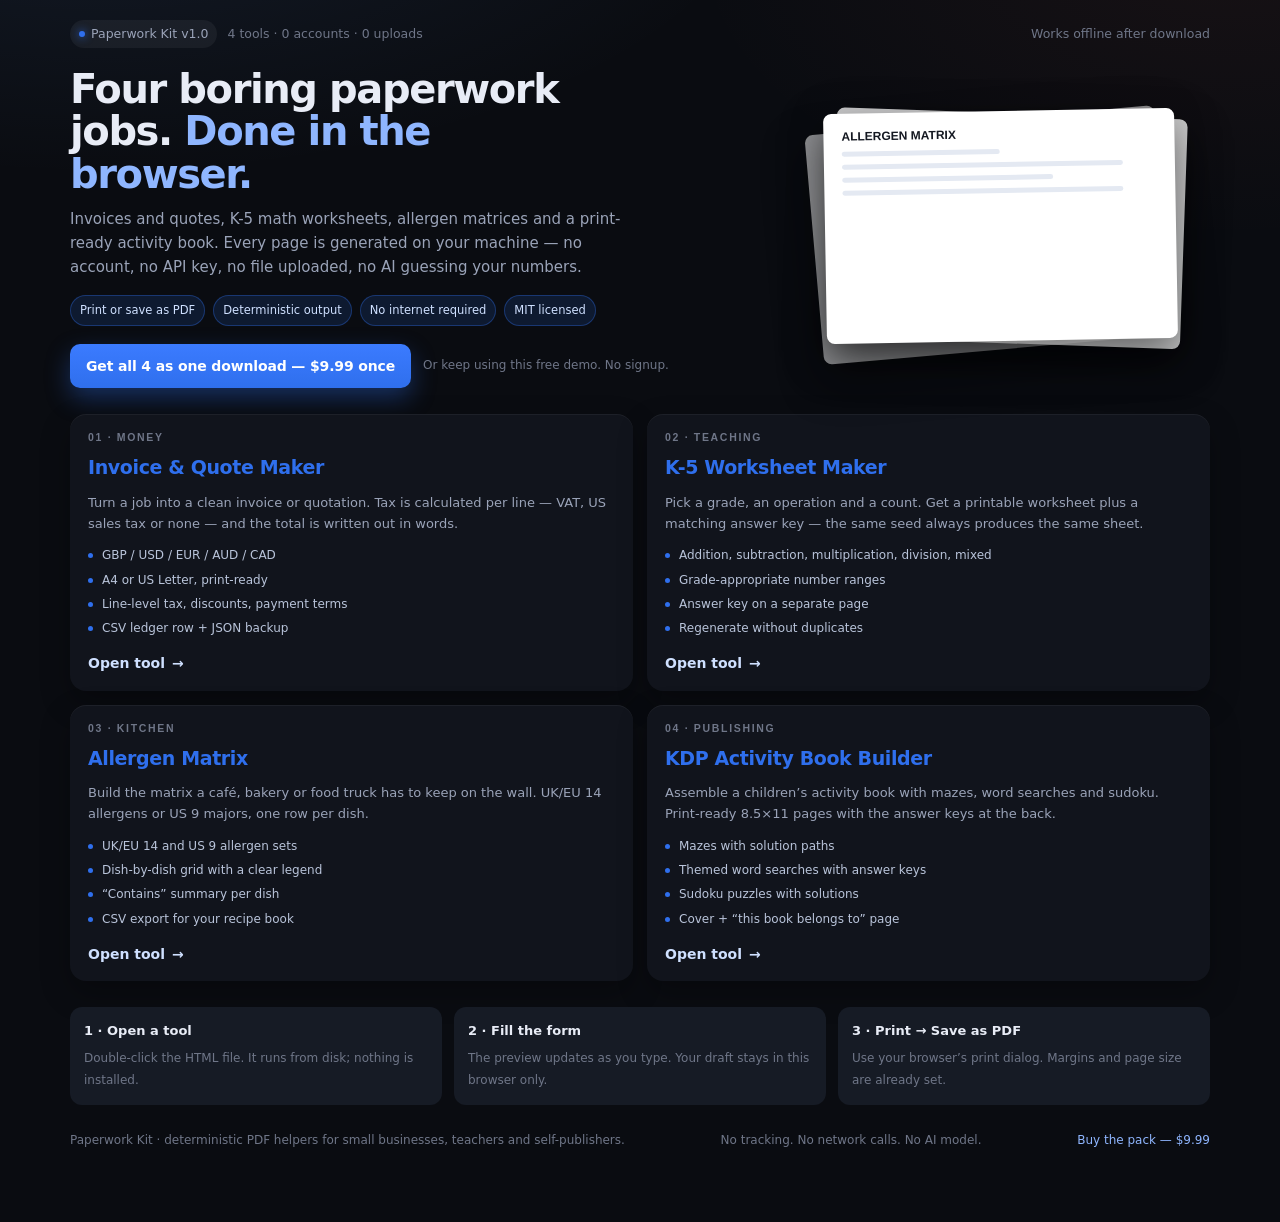
<file: index.html>
<!doctype html>
<html lang="en">
<head>
<meta charset="utf-8">
<meta name="viewport" content="width=device-width,initial-scale=1">
<title>Paperwork Kit — 4 offline PDF tools for small business</title>
<meta name="description" content="Invoice and quote maker, K-5 math worksheets, allergen matrix and a KDP activity book generator. Four print-ready PDF tools that run in your browser. No account, no API key, no upload.">
<meta property="og:type" content="website">
<meta property="og:title" content="Paperwork Kit — 4 print-ready PDF tools, $9.99 once">
<meta property="og:description" content="Invoice with per-line VAT, K-5 worksheets with answer keys, an allergen matrix and a puzzle-book builder. Runs offline in your browser.">
<meta property="og:image" content="https://8-321.github.io/paperwork-kit/og.png">
<meta property="og:url" content="https://8-321.github.io/paperwork-kit/">
<meta name="twitter:card" content="summary_large_image">
<meta name="twitter:title" content="Paperwork Kit — 4 print-ready PDF tools, $9.99 once">
<meta name="twitter:description" content="Invoice with per-line VAT, K-5 worksheets, allergen matrix, puzzle book. Offline, no account.">
<meta name="twitter:image" content="https://8-321.github.io/paperwork-kit/og.png">
<link rel="icon" href="data:image/svg+xml,%3Csvg xmlns='http://www.w3.org/2000/svg' viewBox='0 0 64 64'%3E%3Crect width='64' height='64' rx='15' fill='%23121624'/%3E%3Cpath d='M18 14h20l8 8v28H18z' fill='%23fff'/%3E%3Cpath d='M38 14v8h8' fill='%232f6fed'/%3E%3Cpath d='M24 30h16M24 36h16M24 42h10' stroke='%232f6fed' stroke-width='2.4' stroke-linecap='round'/%3E%3C/svg%3E">
<link rel="stylesheet" href="assets/base.css">
<link rel="stylesheet" href="assets/kit.css">
<style>
:root{--a:#2f6fed}
.hero{display:grid;grid-template-columns:minmax(0,1.25fr) minmax(0,.75fr);gap:22px;align-items:center;margin:18px 0 26px}
.hero h1{font-size:40px;line-height:1.06;letter-spacing:-.035em;max-width:19ch}
.hero h1 em{font-style:normal;color:#8fb6ff}
.hero p{color:var(--tx2);font-size:15px;max-width:60ch;margin-top:12px}
.badges{display:flex;flex-wrap:wrap;gap:8px;margin-top:16px}
.badges span{font-size:11.5px;color:#cfe0ff;background:rgba(47,111,237,.14);border:1px solid rgba(47,111,237,.35);padding:5px 9px;border-radius:999px}
.paperstack{position:relative;height:270px}
.paperstack .p{position:absolute;inset:18px 34px auto 34px;height:230px;background:#fff;border-radius:8px;box-shadow:0 16px 40px rgba(0,0,0,.5)}
.paperstack .p:nth-child(1){transform:rotate(-5deg) translate(-12px,8px);opacity:.55}
.paperstack .p:nth-child(2){transform:rotate(2deg) translate(8px,2px);opacity:.78}
.paperstack .p:nth-child(3){transform:rotate(-1deg)}
.paperstack .p b{display:block;font:700 12px/1.2 Inter,sans-serif;color:#141821;padding:16px 18px 0}
.paperstack .p i{display:block;height:5px;border-radius:3px;background:#e4e9f2;margin:8px 18px 0}
.paperstack .p i.w60{width:60%}.paperstack .p i.w80{width:80%}.paperstack .p i.w45{width:45%}
.tools{display:grid;grid-template-columns:1fr 1fr;gap:14px;margin-top:8px}
@media(max-width:900px){.hero{grid-template-columns:1fr}.paperstack{display:none}.tools{grid-template-columns:1fr}}
.tool{display:flex;flex-direction:column;gap:10px;background:var(--panel);border-radius:16px;padding:18px 18px 16px;box-shadow:inset 0 1px 0 rgba(255,255,255,.05),0 12px 30px rgba(0,0,0,.28)}
.tool .n{font:600 10.5px/1 Inter,sans-serif;letter-spacing:.16em;color:var(--tx3)}
.tool h3{font-size:19px;letter-spacing:-.02em;margin:0}
.tool p{color:var(--tx2);font-size:13px;margin:0}
.tool ul{list-style:none;display:flex;flex-direction:column;gap:5px;margin:2px 0 4px}
.tool li{font-size:12px;color:#b9c4da;padding-left:14px;position:relative}
.tool li:before{content:"";position:absolute;left:0;top:7px;width:5px;height:5px;border-radius:50%;background:#2f6fed}
.tool .go{margin-top:auto;display:inline-flex;align-items:center;gap:7px;font-weight:600;color:#cfe0ff}
.tool .go span{transition:transform .15s}
.tool:hover .go span{transform:translateX(3px)}
.steps{display:grid;grid-template-columns:repeat(3,1fr);gap:12px;margin-top:26px}
@media(max-width:760px){.steps{grid-template-columns:1fr}}
.step{background:var(--panel2);border-radius:12px;padding:14px}
.step b{display:block;font-size:13px;margin-bottom:4px}
.step span{font-size:12px;color:var(--tx3)}
.buyrow{display:flex;flex-wrap:wrap;align-items:center;gap:12px;margin-top:18px}
.buyrow .buy{display:inline-flex;align-items:center;gap:8px;background:linear-gradient(180deg,#3b7bff,#2f6fed);color:#fff;font-weight:650;font-size:14px;padding:11px 16px;border-radius:10px;box-shadow:0 10px 24px rgba(47,111,237,.35)}
.buyrow .buy:hover{filter:brightness(1.07)}
.buyrow span{font-size:12px;color:var(--tx3)}
footer .sp{flex:1}
</style>
</head>
<body>
<div class="wrap">
  <div class="top">
    <span class="tag"><i></i>Paperwork Kit v1.0</span>
    <span>4 tools · 0 accounts · 0 uploads</span>
    <span class="sp"></span>
    <span>Works offline after download</span>
  </div>

  <section class="hero">
    <div>
      <h1>Four boring paperwork jobs. <em>Done in the browser.</em></h1>
      <p>Invoices and quotes, K-5 math worksheets, allergen matrices and a print-ready activity book. Every page is generated on your machine — no account, no API key, no file uploaded, no AI guessing your numbers.</p>
      <div class="badges"><span>Print or save as PDF</span><span>Deterministic output</span><span>No internet required</span><span>MIT licensed</span></div>
      <div class="buyrow">
        <a class="buy" href="https://capafy.ai/agent/paperwork-kit-4-print-ready-business-tools/9226498442" target="_blank" rel="noopener">Get all 4 as one download — $9.99 once</a>
        <span>Or keep using this free demo. No signup.</span>
      </div>
    </div>
    <div class="paperstack" aria-hidden="true">
      <div class="p"><b>INVOICE</b><i class="w60"></i><i class="w80"></i><i class="w45"></i><i class="w80"></i></div>
      <div class="p"><b>WORKSHEET</b><i class="w80"></i><i class="w60"></i><i class="w80"></i><i class="w45"></i></div>
      <div class="p"><b>ALLERGEN MATRIX</b><i class="w45"></i><i class="w80"></i><i class="w60"></i><i class="w80"></i></div>
    </div>
  </section>

  <section class="tools">
    <a class="tool" href="invoice/">
      <span class="n">01 · MONEY</span>
      <h3>Invoice &amp; Quote Maker</h3>
      <p>Turn a job into a clean invoice or quotation. Tax is calculated per line — VAT, US sales tax or none — and the total is written out in words.</p>
      <ul><li>GBP / USD / EUR / AUD / CAD</li><li>A4 or US Letter, print-ready</li><li>Line-level tax, discounts, payment terms</li><li>CSV ledger row + JSON backup</li></ul>
      <span class="go">Open tool <span>→</span></span>
    </a>
    <a class="tool" href="worksheet/">
      <span class="n">02 · TEACHING</span>
      <h3>K-5 Worksheet Maker</h3>
      <p>Pick a grade, an operation and a count. Get a printable worksheet plus a matching answer key — the same seed always produces the same sheet.</p>
      <ul><li>Addition, subtraction, multiplication, division, mixed</li><li>Grade-appropriate number ranges</li><li>Answer key on a separate page</li><li>Regenerate without duplicates</li></ul>
      <span class="go">Open tool <span>→</span></span>
    </a>
    <a class="tool" href="allergen/">
      <span class="n">03 · KITCHEN</span>
      <h3>Allergen Matrix</h3>
      <p>Build the matrix a café, bakery or food truck has to keep on the wall. UK/EU 14 allergens or US 9 majors, one row per dish.</p>
      <ul><li>UK/EU 14 and US 9 allergen sets</li><li>Dish-by-dish grid with a clear legend</li><li>“Contains” summary per dish</li><li>CSV export for your recipe book</li></ul>
      <span class="go">Open tool <span>→</span></span>
    </a>
    <a class="tool" href="activity/">
      <span class="n">04 · PUBLISHING</span>
      <h3>KDP Activity Book Builder</h3>
      <p>Assemble a children’s activity book with mazes, word searches and sudoku. Print-ready 8.5×11 pages with the answer keys at the back.</p>
      <ul><li>Mazes with solution paths</li><li>Themed word searches with answer keys</li><li>Sudoku puzzles with solutions</li><li>Cover + “this book belongs to” page</li></ul>
      <span class="go">Open tool <span>→</span></span>
    </a>
  </section>

  <section class="steps">
    <div class="step"><b>1 · Open a tool</b><span>Double-click the HTML file. It runs from disk; nothing is installed.</span></div>
    <div class="step"><b>2 · Fill the form</b><span>The preview updates as you type. Your draft stays in this browser only.</span></div>
    <div class="step"><b>3 · Print → Save as PDF</b><span>Use your browser’s print dialog. Margins and page size are already set.</span></div>
  </section>

  <footer>
    <span>Paperwork Kit · deterministic PDF helpers for small businesses, teachers and self-publishers.</span>
    <span class="sp"></span>
    <span>No tracking. No network calls. No AI model.</span>
    <span class="sp"></span>
    <a href="https://capafy.ai/agent/paperwork-kit-4-print-ready-business-tools/9226498442" target="_blank" rel="noopener" style="color:#8fb6ff">Buy the pack — $9.99</a>
  </footer>
</div>
</body>
</html>
</file>
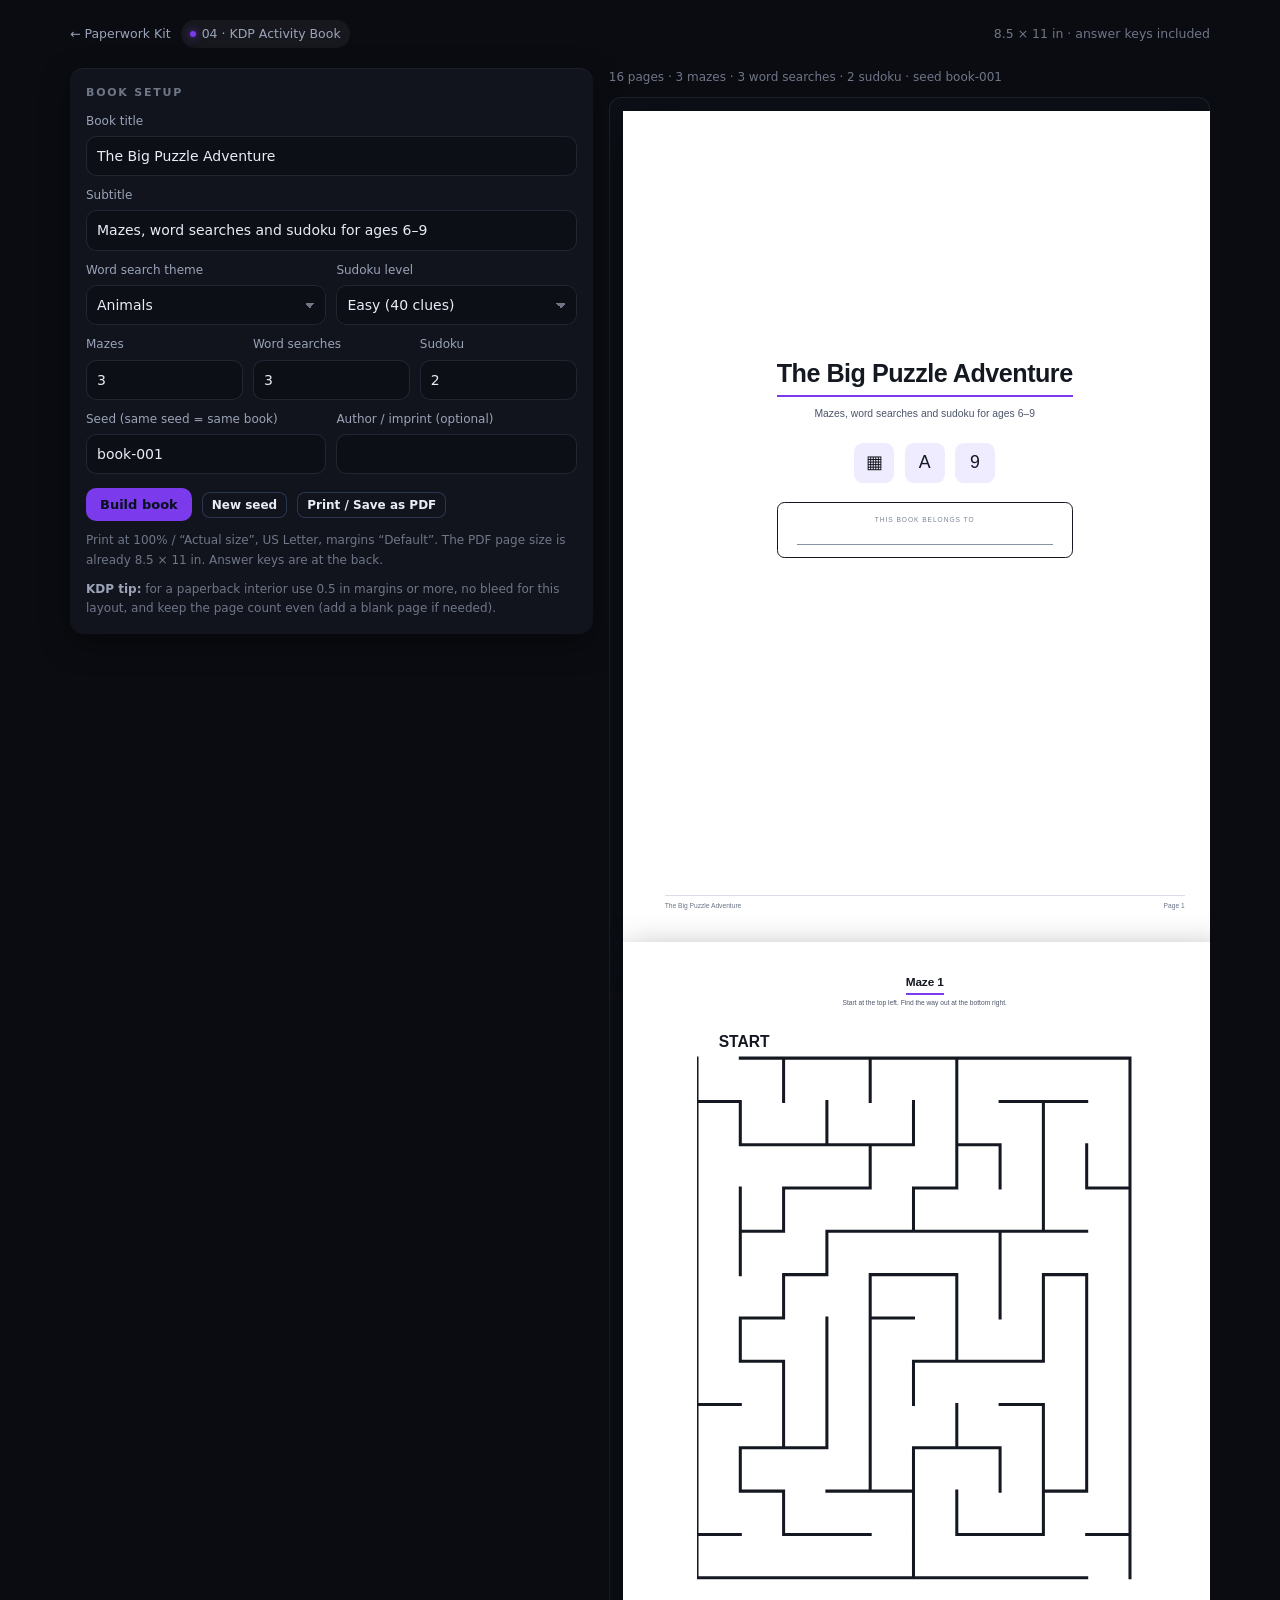
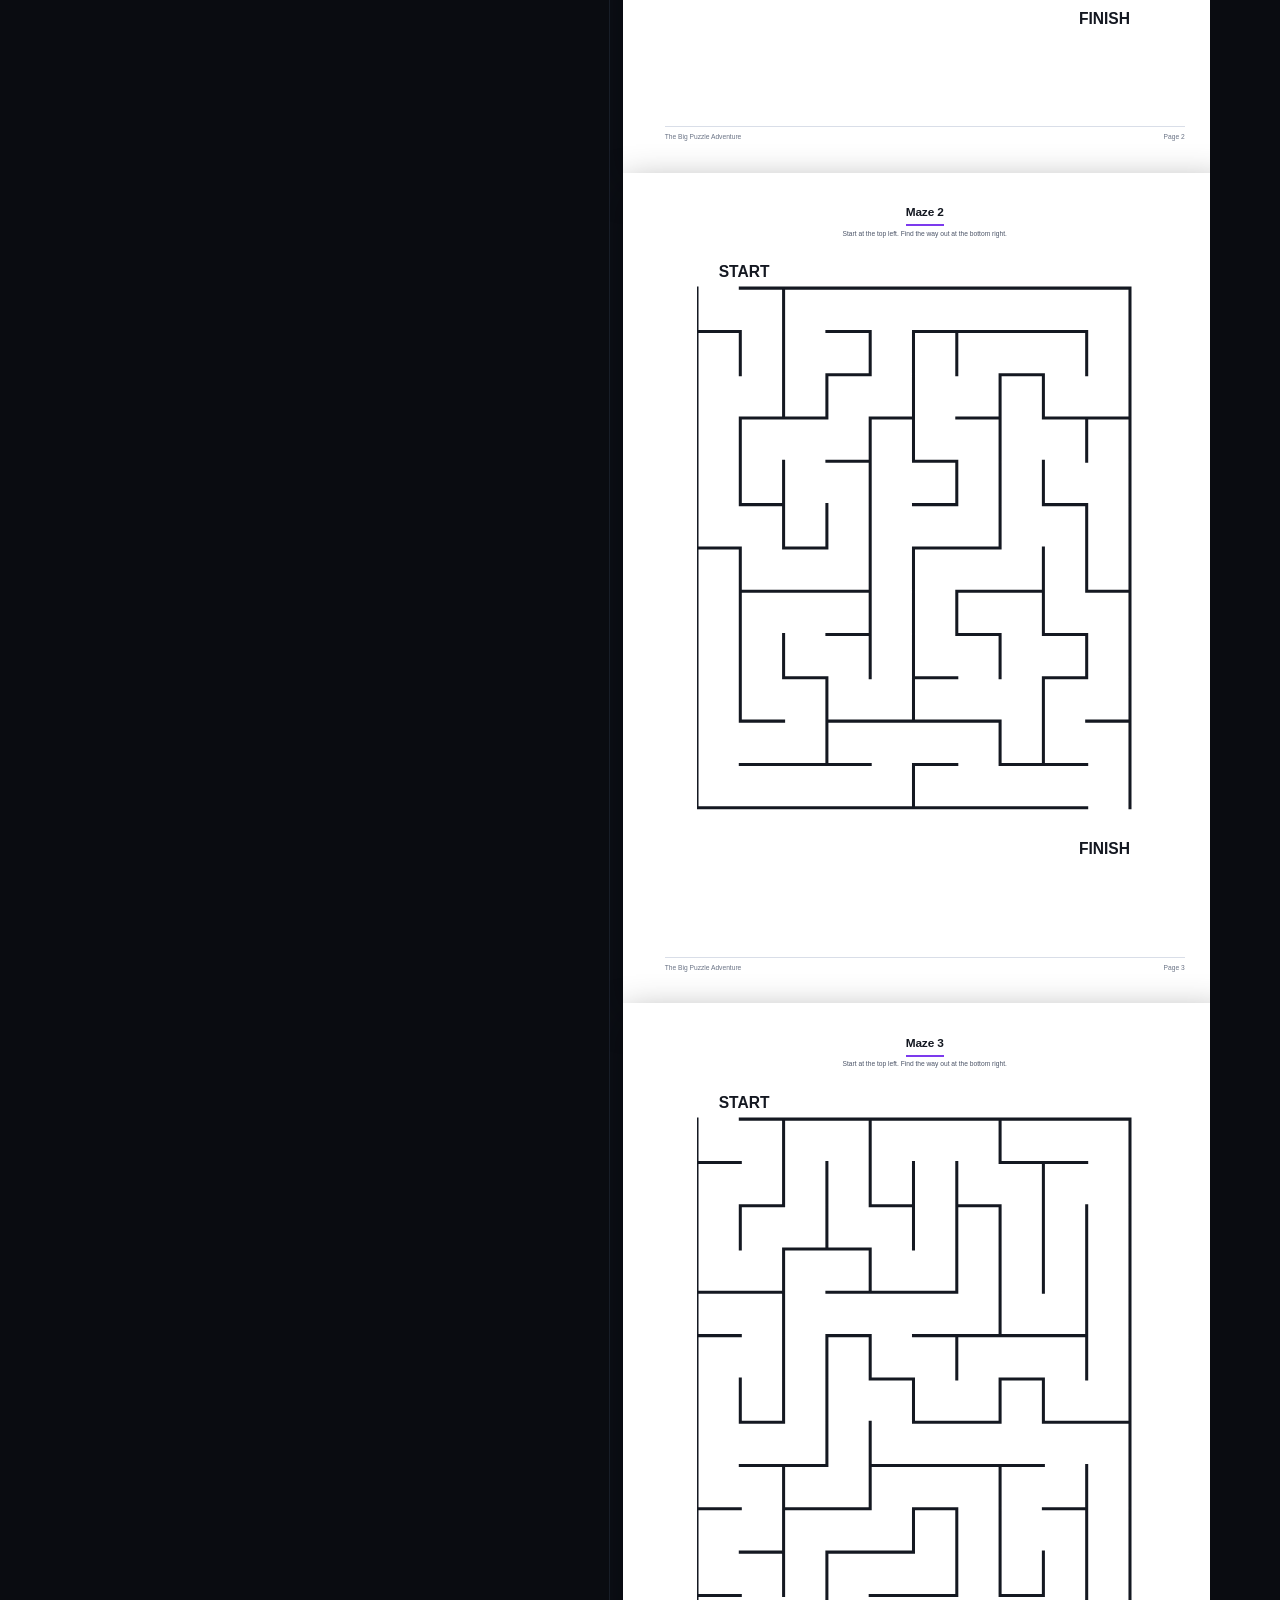
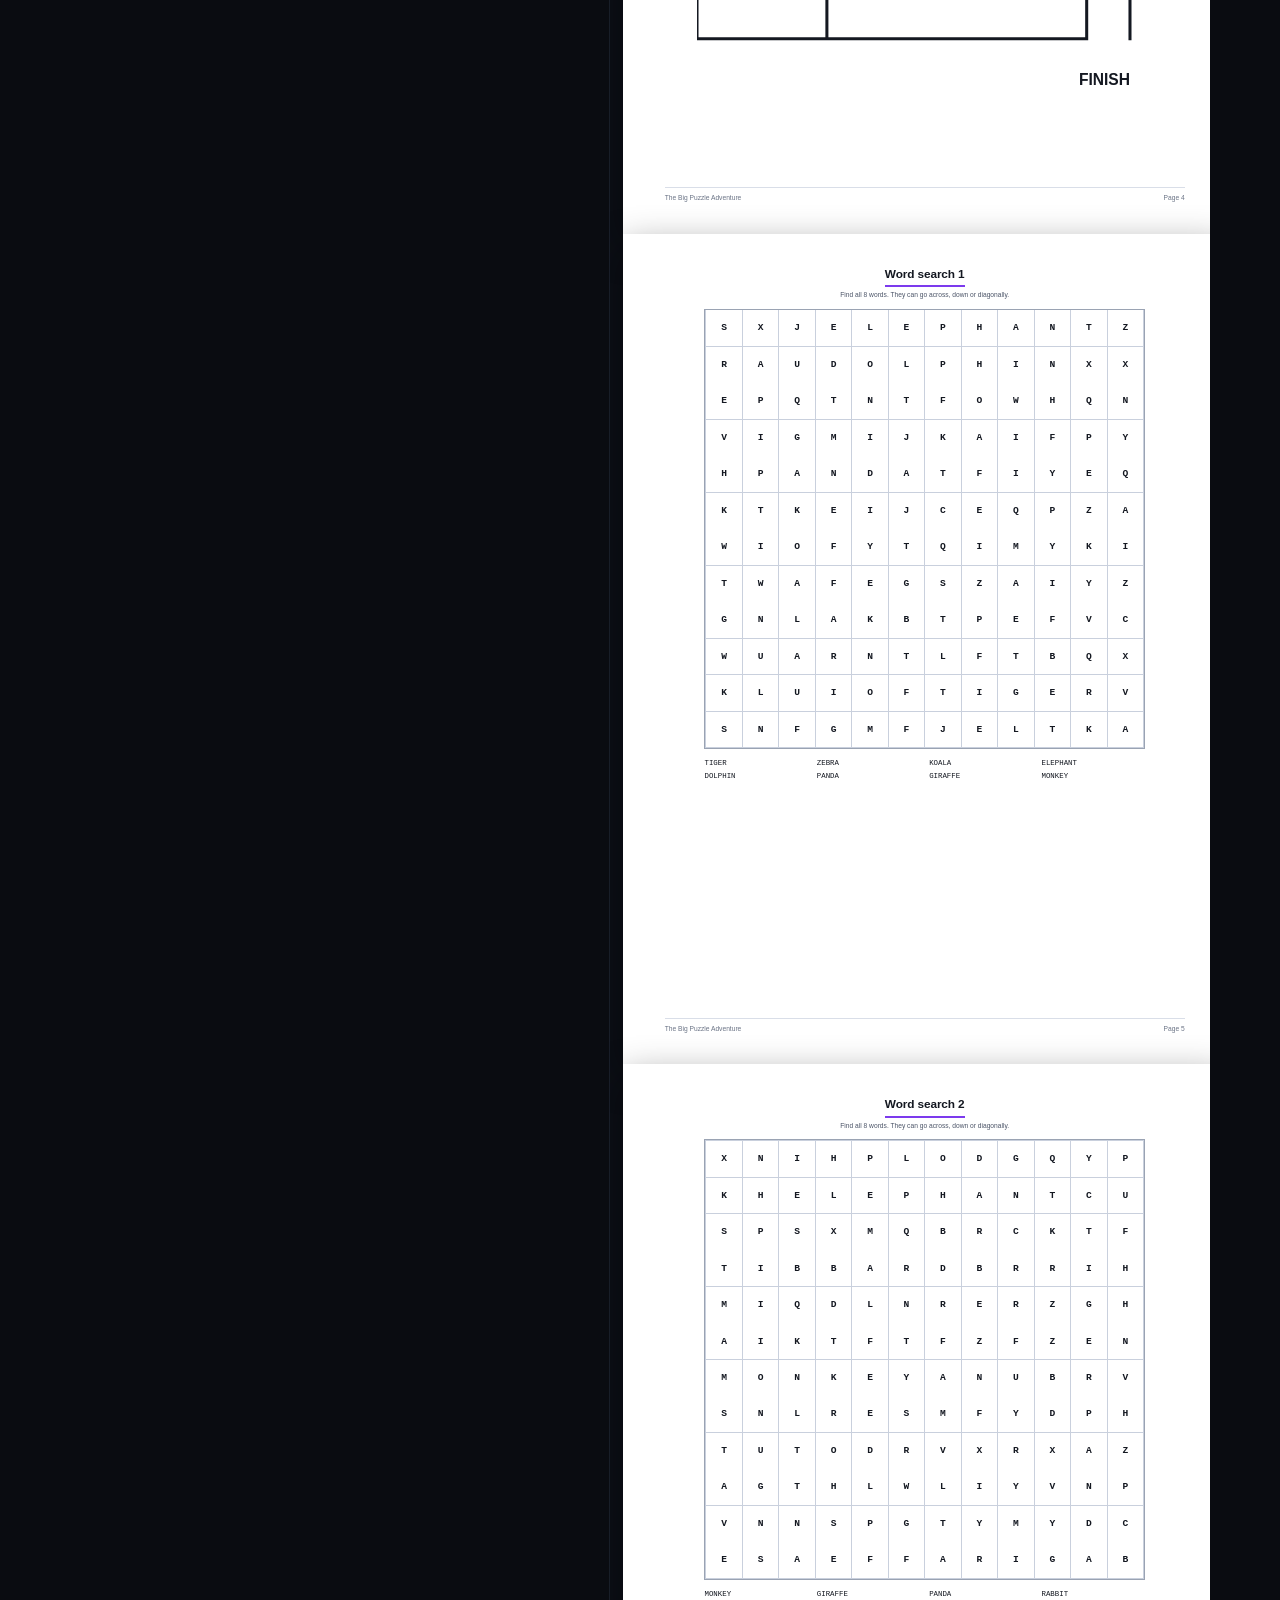
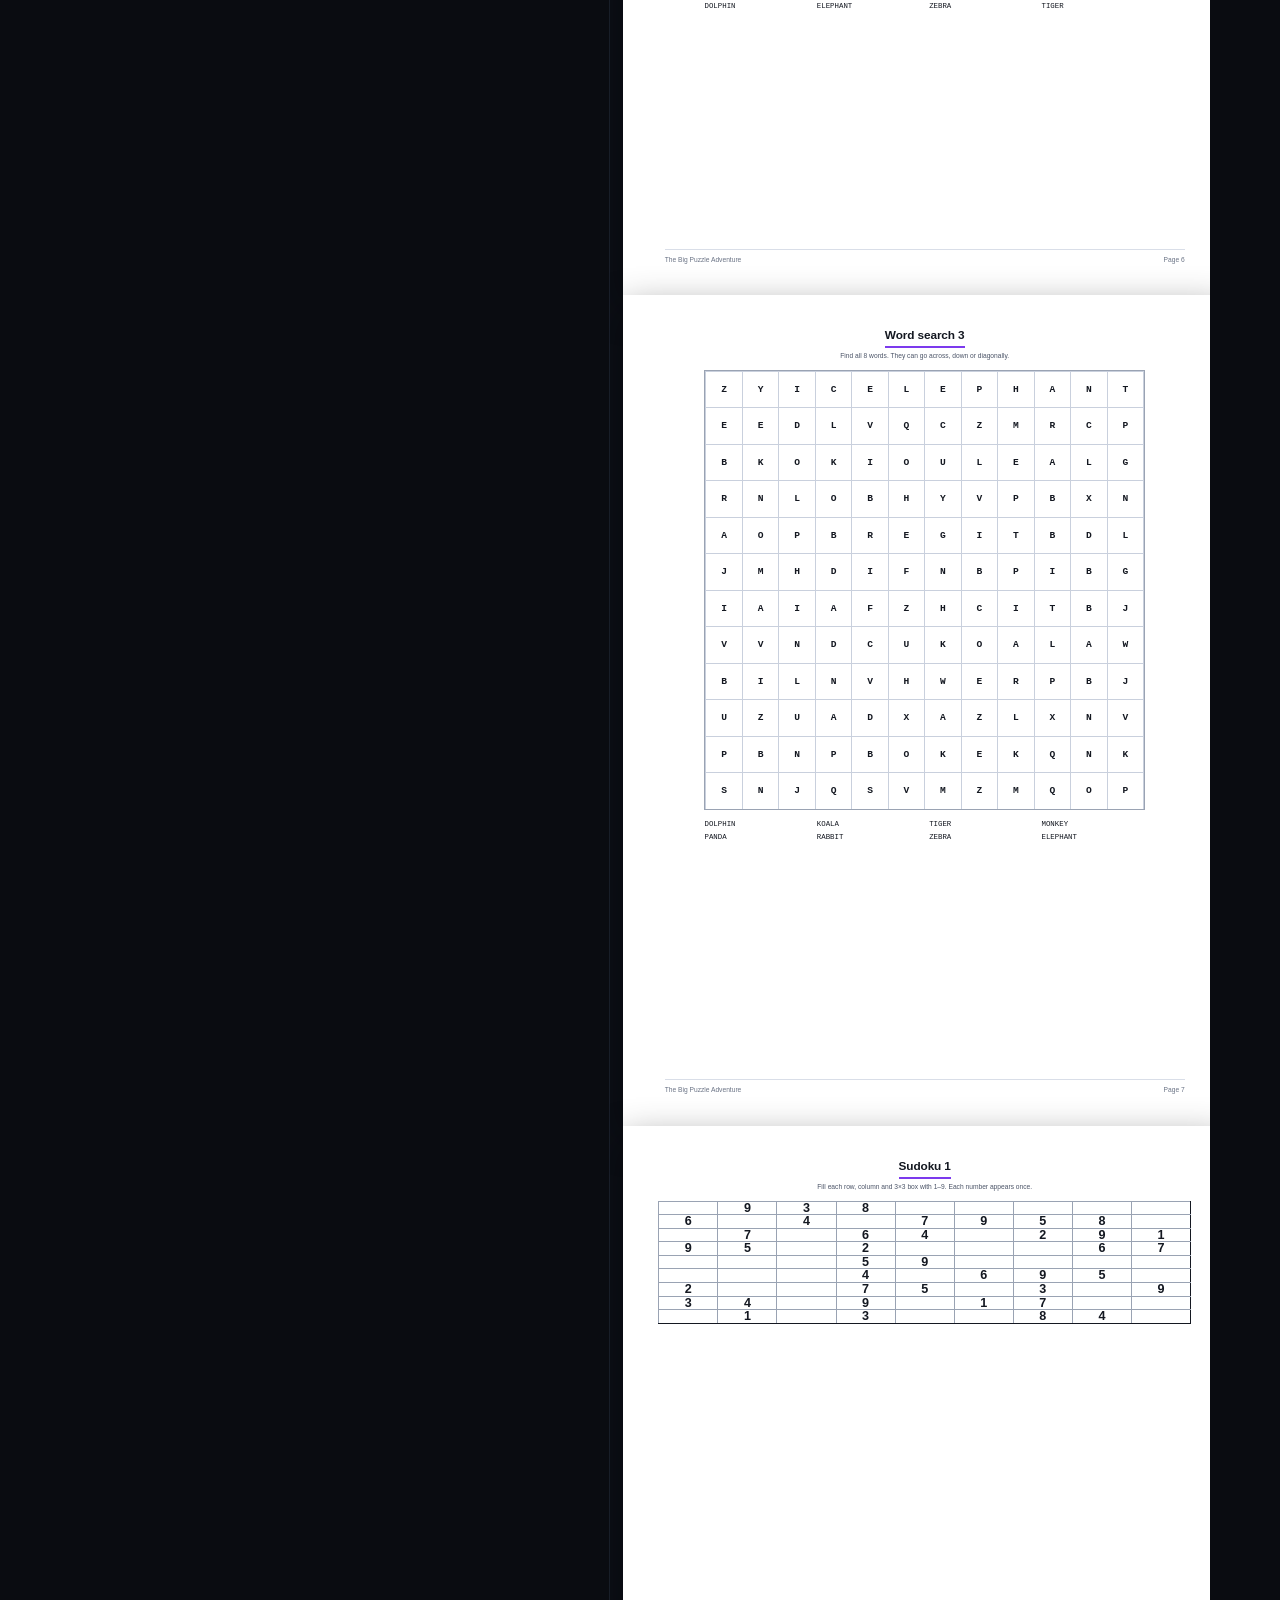
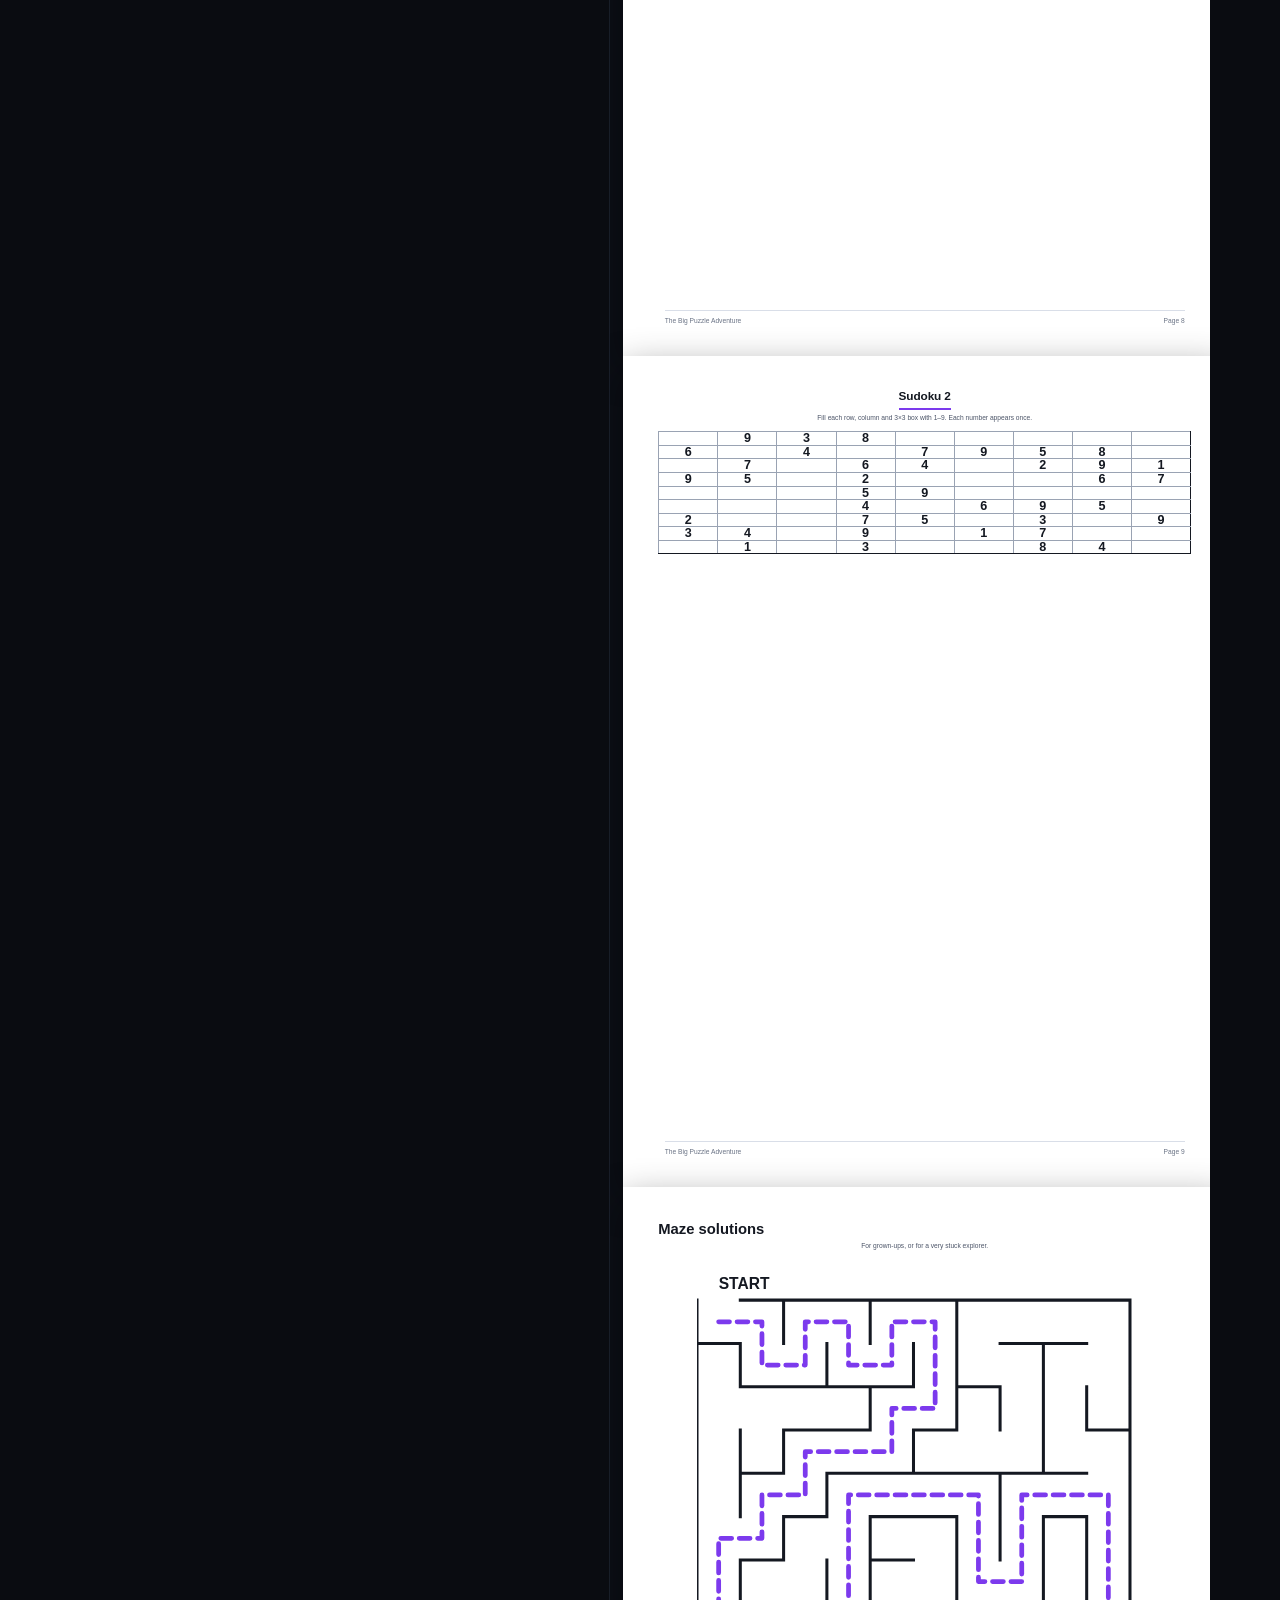
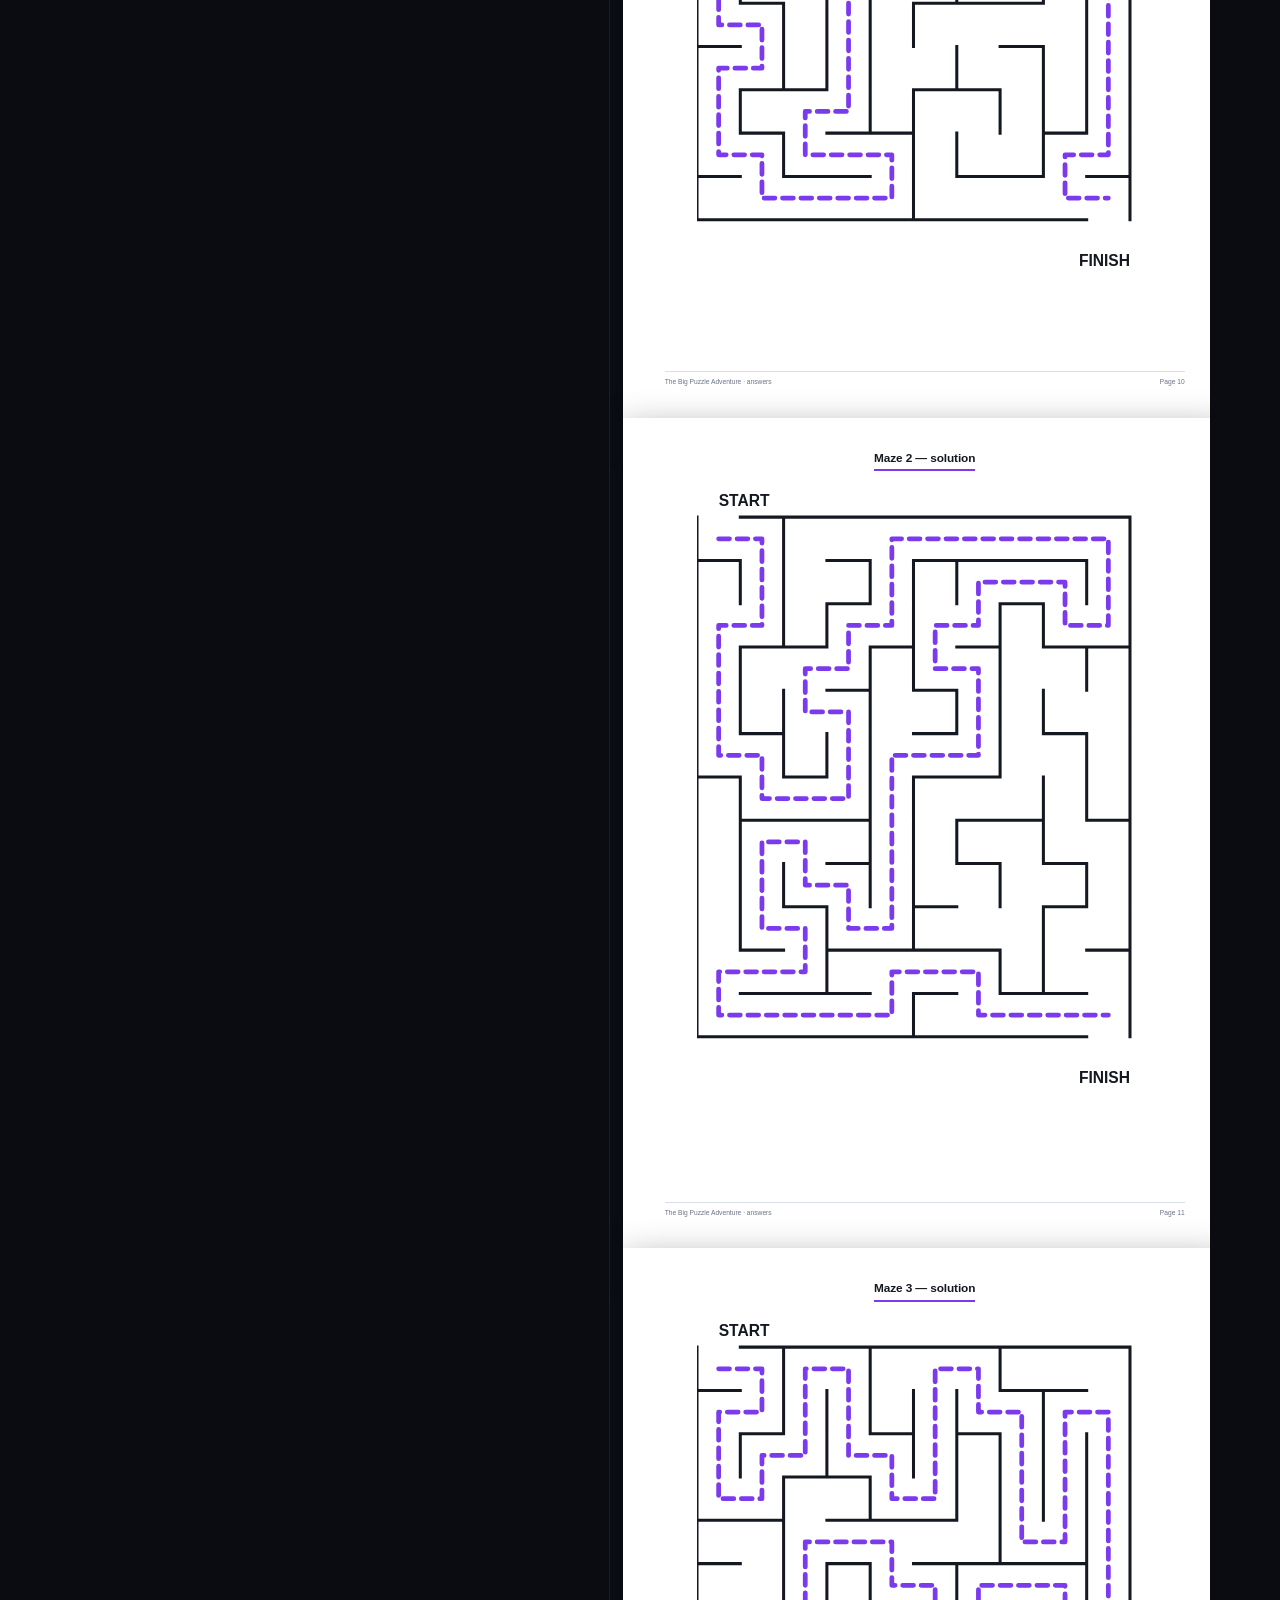
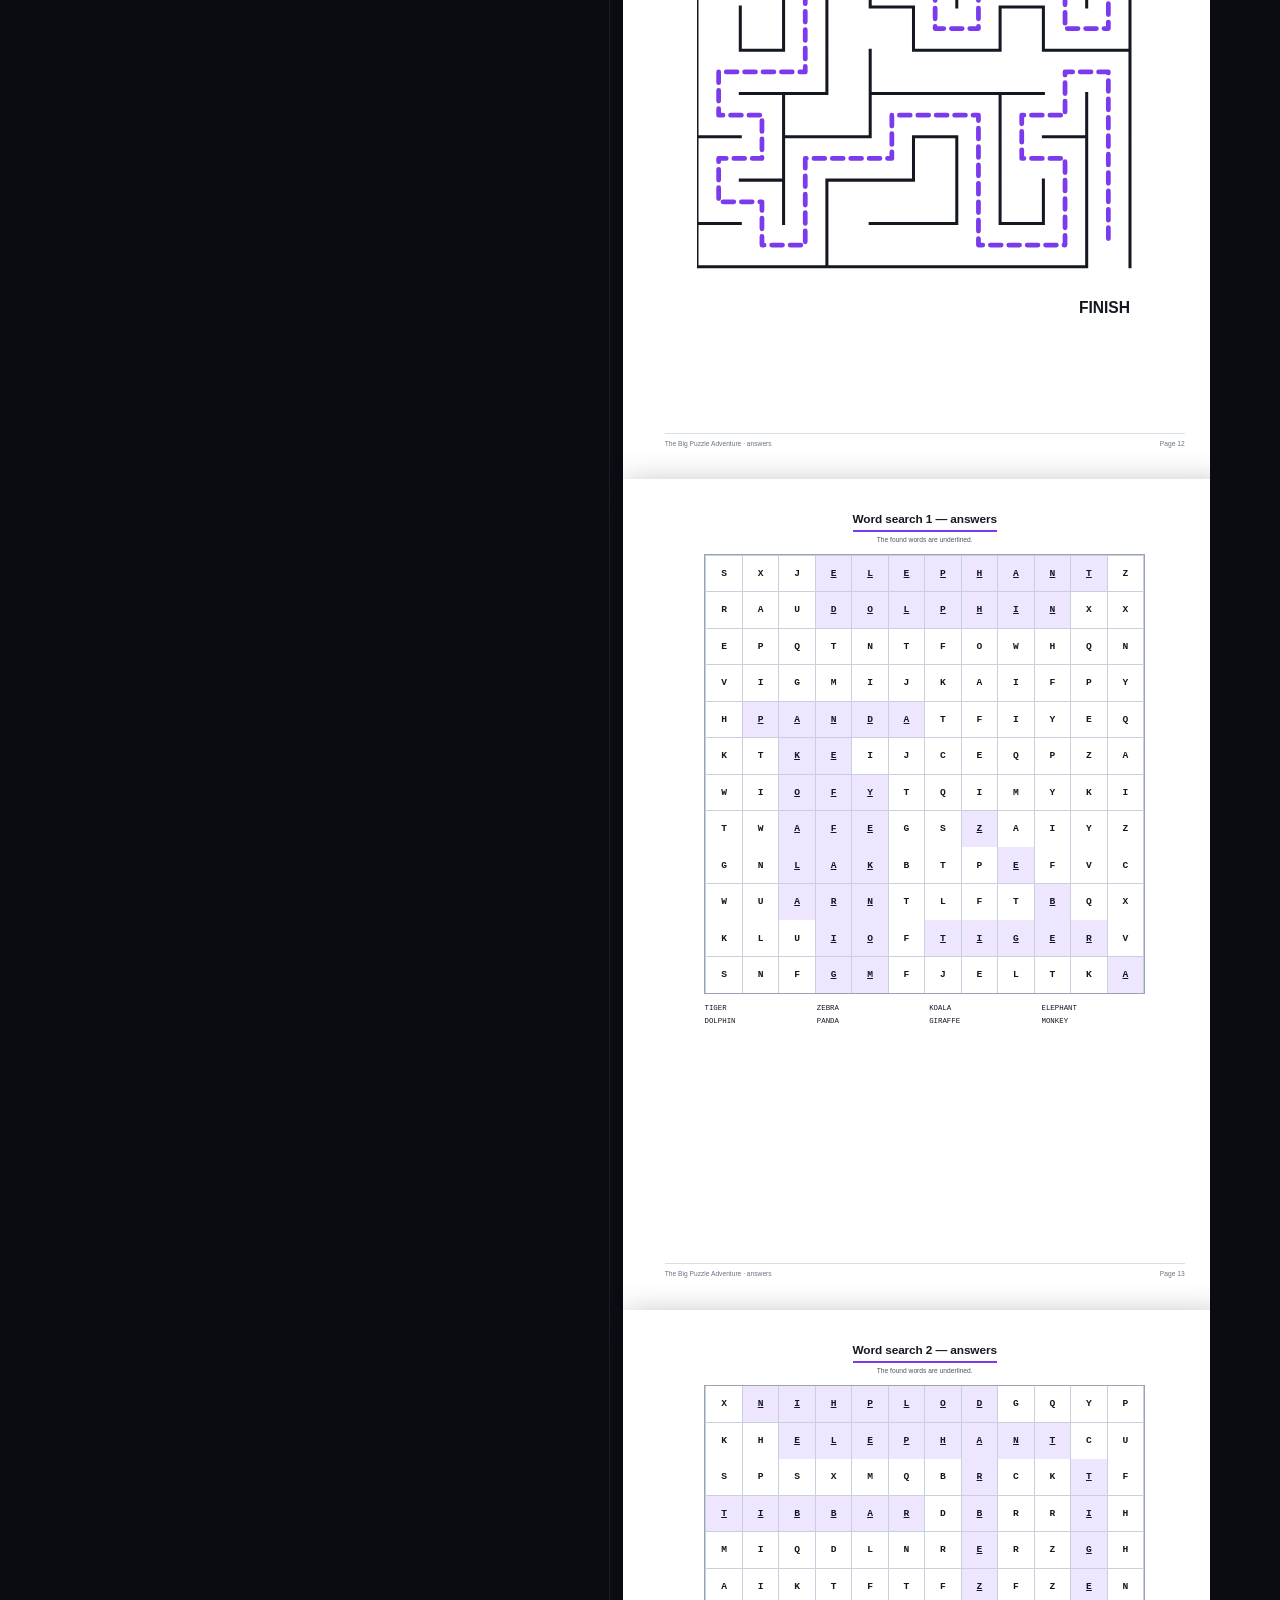
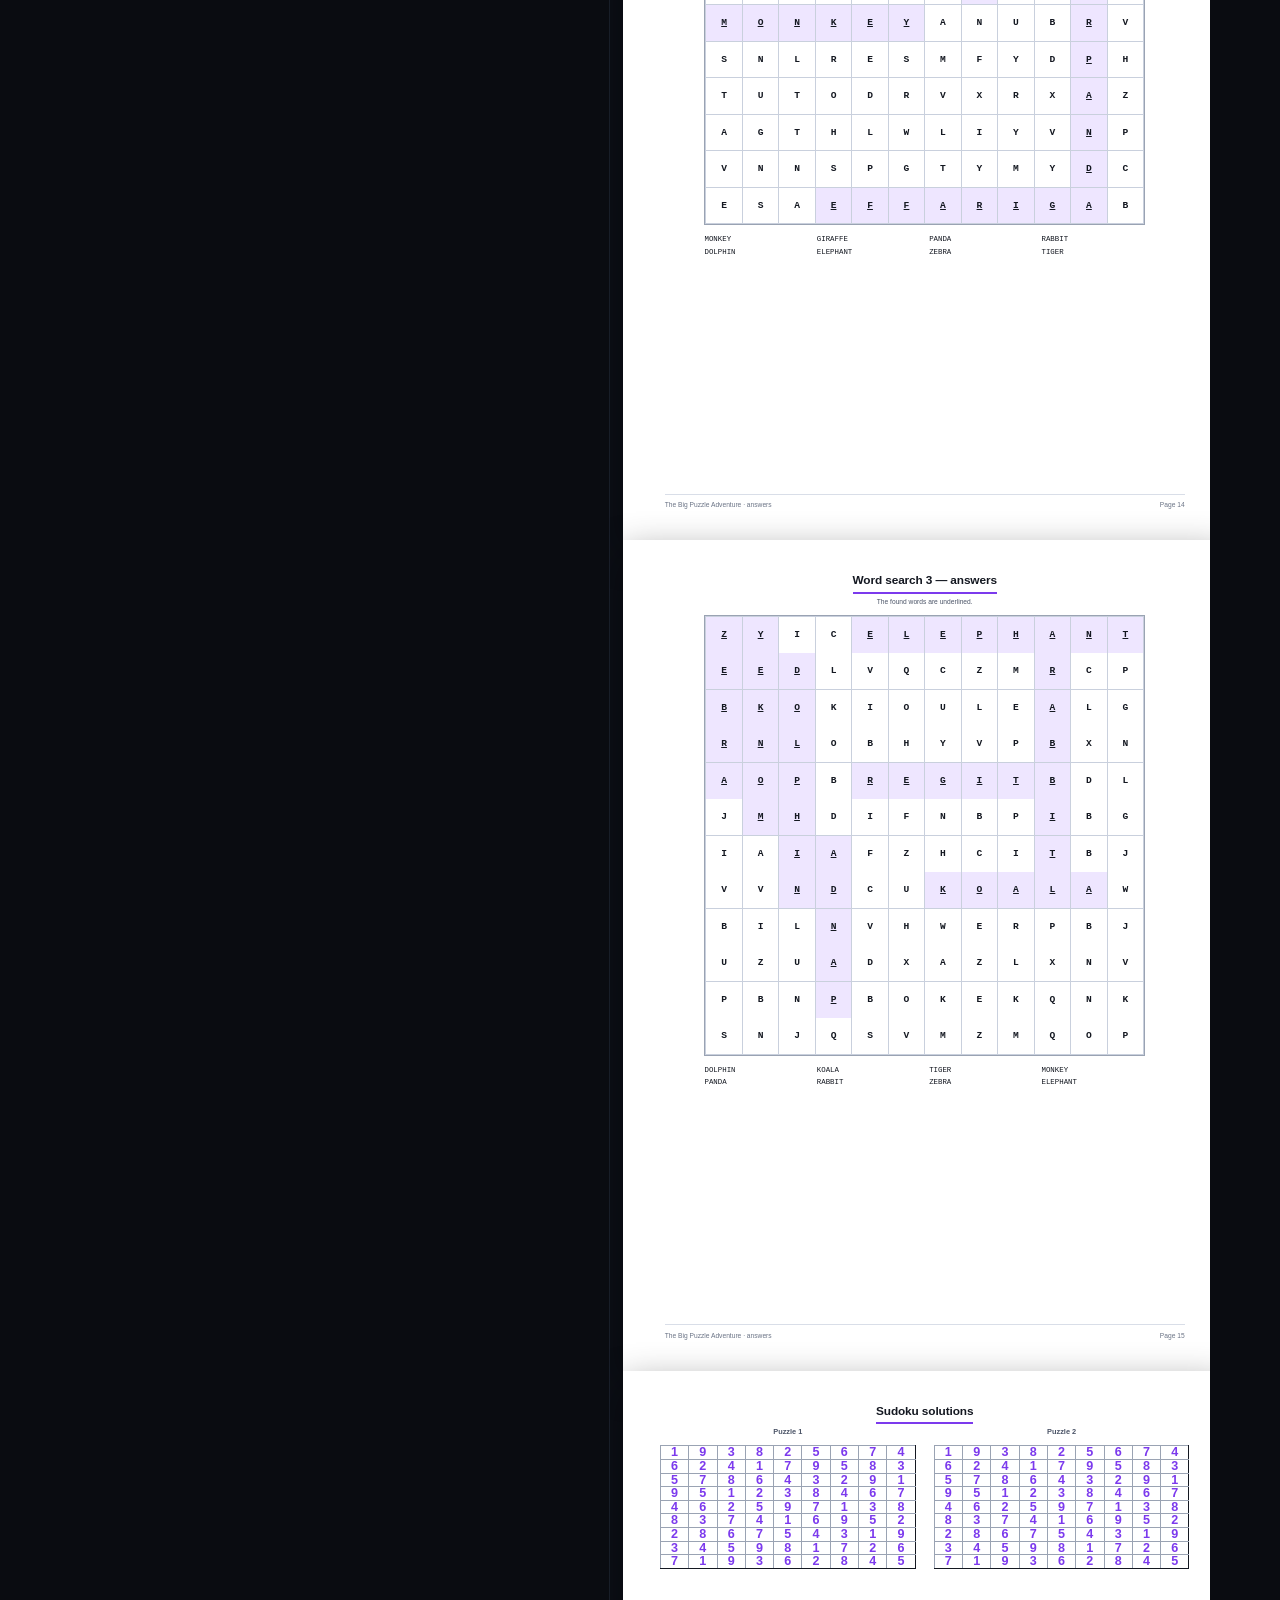
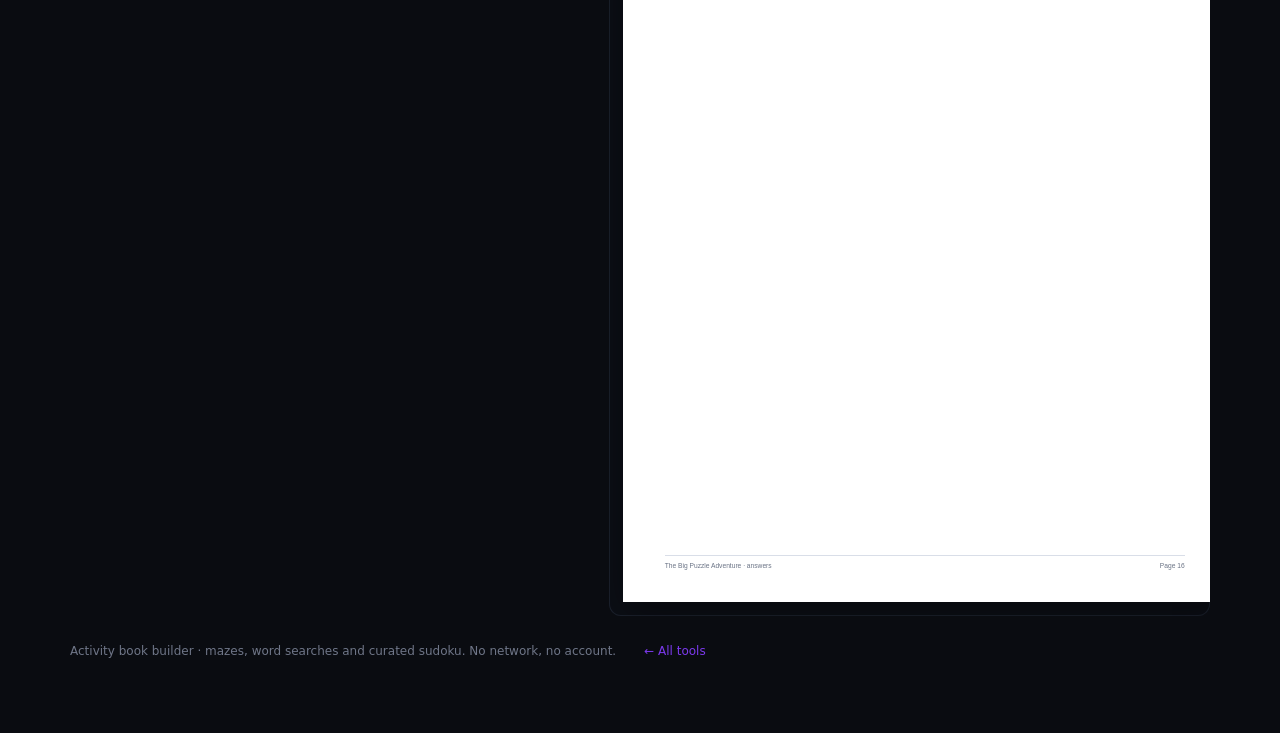
<file: activity/index.html>
<!doctype html>
<html lang="en">
<head>
<meta charset="utf-8">
<meta name="viewport" content="width=device-width,initial-scale=1">
<title>KDP Activity Book Builder — mazes, word search and sudoku</title>
<meta name="description" content="Assemble a print-ready 8.5x11 children’s activity book: mazes with solutions, themed word searches and sudoku. Answer keys at the back. No account, no upload.">
<link rel="icon" href="data:image/svg+xml,%3Csvg xmlns='http://www.w3.org/2000/svg' viewBox='0 0 64 64'%3E%3Crect width='64' height='64' rx='15' fill='%23121624'/%3E%3Cpath d='M18 14h20l8 8v28H18z' fill='%23fff'/%3E%3Cpath d='M38 14v8h8' fill='%232f6fed'/%3E%3Cpath d='M24 30h16M24 36h16M24 42h10' stroke='%232f6fed' stroke-width='2.4' stroke-linecap='round'/%3E%3C/svg%3E">
<link rel="stylesheet" href="../assets/base.css">
<link rel="stylesheet" href="../assets/kit.css">
<style>
:root{--a:#7c3aed}
.hd h1{font-size:30px}
.two{display:grid;grid-template-columns:1fr 1fr;gap:10px}
.three{display:grid;grid-template-columns:1fr 1fr 1fr;gap:10px}
@media(max-width:620px){.two,.three{grid-template-columns:1fr}}
.toolbar{display:flex;gap:8px;flex-wrap:wrap;align-items:center;margin-bottom:10px}
.toolbar .sp{flex:1}
.paper-wrap{margin-top:4px}
.sheet.book{position:relative;width:8.5in;height:11in;padding:.45in .5in .5in;font-size:11px;overflow:hidden}

.book-title{font-size:16px;font-weight:700;text-align:center;letter-spacing:-.01em;margin:0 auto 4px;width:max-content;border-bottom:3px solid #7c3aed;padding-bottom:3px}
.book-sub{font-size:9px;color:var(--ink2);text-align:center;margin-bottom:12px}
.cover{display:flex;flex-direction:column;justify-content:center;align-items:center;text-align:center;min-height:8.9in}
.cover h1{font-size:34px;line-height:1.08;max-width:6.2in;margin:0;border-bottom:4px solid #7c3aed;padding-bottom:10px}
.cover .sub{font-size:14px;color:var(--ink2);margin-top:12px;max-width:5in}
.cover .box{margin-top:26px;border:2px solid var(--ink);border-radius:10px;padding:16px 26px;font-size:12px}
.cover .box span{display:block;font-size:9px;letter-spacing:.14em;text-transform:uppercase;color:#7c8598;margin-bottom:8px}
.cover .line{width:3.6in;border-bottom:1px solid #8a93a3;height:20px}
.cover .icons{display:flex;gap:14px;margin-top:30px}
.cover .icons div{width:54px;height:54px;border-radius:12px;background:#f0ecff;display:flex;align-items:center;justify-content:center;font-size:24px}
.maze-wrap{width:100%;max-width:6.4in;margin:6px auto 0}
.maze-wrap svg{width:100%;height:auto;display:block}
.maze-meta{display:flex;justify-content:space-between;font-size:9px;color:var(--ink2);margin:4px 2px}
.ws-grid{display:grid;grid-template-columns:repeat(12,1fr);gap:1px;width:6.2in;margin:10px auto 0;background:#c9d0dd;border:1px solid #9aa3b3;padding:1px}
.ws-grid .c{background:#fff;aspect-ratio:1;display:flex;align-items:center;justify-content:center;font:13px/1 "Consolas","Courier New",monospace;font-weight:600}
.ws-grid .c.hit{background:#eee6ff;text-decoration:underline;text-underline-offset:2px}
.ws-words{display:grid;grid-template-columns:repeat(4,1fr);gap:3px 12px;margin:12px auto 0;width:6.2in;font:10px/1.4 "Consolas",monospace;text-transform:uppercase}
.sudoku{width:6.2in;margin:10px auto 0;border-collapse:collapse;table-layout:fixed}
.sudoku td{width:calc(100%/9);aspect-ratio:1;border:1px solid #9aa3b3;text-align:center;vertical-align:middle;font:17px/1 "Segoe UI",Arial,sans-serif;font-weight:600;padding:0}
.sudoku td.bt{border-top:2.5px solid #141821}
.sudoku td.bb{border-bottom:2.5px solid #141821}
.sudoku td.bl{border-left:2.5px solid #141821}
.sudoku td.br{border-right:2.5px solid #141821}
.sudoku td.given{color:#141821}
.sudoku td.sol{color:#7c3aed}
.sudoku-pair{display:grid;grid-template-columns:1fr 1fr;gap:20px;align-items:start}
.sudoku-pair .sudoku{width:3.6in}
.sudoku-pair h3{font-size:10px;text-align:center;margin:0 0 4px;color:#4c5568}
.answer-label{font-size:8px;letter-spacing:.14em;text-transform:uppercase;color:#7c8598;text-align:center;margin:6px 0 2px}


@media print{.sheet.book{width:auto!important;height:auto!important;min-height:0!important;padding:0!important;overflow:visible;page-break-after:auto;break-after:auto}.pb{height:0;page-break-after:always;break-after:page}.cover{min-height:8.4in}.ws-grid .c{break-inside:avoid}}

@media screen{.paper-wrap .sheet{zoom:.74}}
@media screen and (max-width:1250px){.paper-wrap .sheet{zoom:.64}}
@media screen and (max-width:900px){.paper-wrap .sheet{zoom:.5}}
@media print{.paper-wrap .sheet{zoom:1!important}}
</style>
</head>
<body>
<div class="wrap">
  <div class="top">
    <a href="../">← Paperwork Kit</a>
    <span class="tag"><i></i>04 · KDP Activity Book</span>
    <span class="sp"></span><span>8.5 × 11 in · answer keys included</span>
  </div>

  <div class="grid">
    <section class="app card pad">
      <h2>Book setup</h2>
      <div><label class="f" for="title">Book title</label><input type="text" id="title" value="The Big Puzzle Adventure"></div>
      <div style="margin-top:10px"><label class="f" for="subtitle">Subtitle</label><input type="text" id="subtitle" value="Mazes, word searches and sudoku for ages 6–9"></div>
      <div class="two" style="margin-top:10px">
        <div><label class="f" for="theme">Word search theme</label><select id="theme"><option value="animals">Animals</option><option value="space">Space</option><option value="ocean">Ocean</option><option value="dinosaurs">Dinosaurs</option><option value="food">Food</option></select></div>
        <div><label class="f" for="difficulty">Sudoku level</label><select id="difficulty"><option value="easy">Easy (40 clues)</option><option value="medium">Medium (32 clues)</option></select></div>
      </div>
      <div class="three" style="margin-top:10px">
        <div><label class="f" for="mazes">Mazes</label><input type="number" id="mazes" value="3" min="0" max="10"></div>
        <div><label class="f" for="words">Word searches</label><input type="number" id="words" value="3" min="0" max="10"></div>
        <div><label class="f" for="sudoku">Sudoku</label><input type="number" id="sudoku" value="2" min="0" max="4"></div>
      </div>
      <div class="two" style="margin-top:10px">
        <div><label class="f" for="seed">Seed (same seed = same book)</label><input type="text" id="seed" value="book-001"></div>
        <div><label class="f" for="author">Author / imprint (optional)</label><input type="text" id="author" value=""></div>
      </div>
      <div class="row" style="margin-top:14px">
        <button class="btn" id="build">Build book</button>
        <button class="btn ghost sm" id="regen">New seed</button>
        <button class="btn ghost sm" id="print">Print / Save as PDF</button>
      </div>
      <p class="note" style="margin-top:10px">Print at 100% / “Actual size”, US Letter, margins “Default”. The PDF page size is already 8.5 × 11 in. Answer keys are at the back.</p>
      <p class="note" style="margin-top:10px"><b>KDP tip:</b> for a paperback interior use 0.5 in margins or more, no bleed for this layout, and keep the page count even (add a blank page if needed).</p>
    </section>

    <section>
      <div class="toolbar no-print"><span class="note" id="hint"></span></div>
      <div class="paper-wrap"><div class="print-root" id="book"></div></div>
    </section>
  </div>

  <footer><span>Activity book builder · mazes, word searches and curated sudoku. No network, no account.</span><span class="sp"></span><a href="../">← All tools</a></footer>
</div>
<script src="../assets/base.js"></script>
<script src="sudoku.js"></script>
<script>
(function () {
  "use strict";
  var T = window.T, $ = T.$;
  var KEY = "pk.activity.v1";
  var THEMES = {
    animals: ["TIGER","ELEPHANT","GIRAFFE","MONKEY","RABBIT","PANDA","ZEBRA","DOLPHIN","PENGUIN","KOALA"],
    space: ["ROCKET","PLANET","COMET","GALAXY","MOON","STAR","ORBIT","NEBULA","METEOR","SATURN"],
    ocean: ["DOLPHIN","OCTOPUS","CORAL","SHARK","TURTLE","WHALE","SEAWEED","PEARL","WAVES","CRAB"],
    dinosaurs: ["RAPTOR","FOSSIL","TRIASSIC","JURASSIC","STEGOSAURUS","TRICERATOPS","PTERODACTYL","VOLCANO","BONES","EGGS"],
    food: ["APPLE","BANANA","CARROT","CHEESE","BREAD","MANGO","ORANGE","TOMATO","HONEY","LEMON"]
  };
  var cfg = load();
  function load() {
    try { var r = localStorage.getItem(KEY); if (r) return JSON.parse(r); } catch (e) {}
    return { title: "The Big Puzzle Adventure", subtitle: "Mazes, word searches and sudoku for ages 6–9", theme: "animals", difficulty: "easy", mazes: 3, words: 3, sudoku: 2, seed: "book-001", author: "" };
  }
  function save() { try { localStorage.setItem(KEY, JSON.stringify(cfg)); } catch (e) {} }
  function hash(s) { var h = 2166136261 >>> 0; for (var i = 0; i < s.length; i++) { h ^= s.charCodeAt(i); h = Math.imul(h, 16777619); } return h >>> 0; }
  function rng(seed) { var a = seed >>> 0; return function () { a |= 0; a = (a + 0x6D2B79F5) | 0; var t = Math.imul(a ^ (a >>> 15), 1 | a); t = (t + Math.imul(t ^ (t >>> 7), 61 | t)) ^ t; return ((t ^ (t >>> 14)) >>> 0) / 4294967296; }; }
  function ri(r, a, b) { return a + Math.floor(r() * (b - a + 1)); }
  function pick(r, arr) { return arr[Math.floor(r() * arr.length)]; }
  function esc(s) { return T.esc(s); }

  function makeMaze(cols, rows, r) {
    var cells = [], i;
    for (i = 0; i < cols * rows; i++) cells.push({ n: 1, e: 1, s: 1, w: 1, v: 0 });
    var idx = function (x, y) { return y * cols + x; };
    var stack = [0]; cells[0].v = 1;
    while (stack.length) {
      var cur = stack[stack.length - 1], x = cur % cols, y = (cur - x) / cols;
      var nb = [];
      if (y > 0 && !cells[idx(x, y - 1)].v) nb.push([x, y - 1, "n"]);
      if (x < cols - 1 && !cells[idx(x + 1, y)].v) nb.push([x + 1, y, "e"]);
      if (y < rows - 1 && !cells[idx(x, y + 1)].v) nb.push([x, y + 1, "s"]);
      if (x > 0 && !cells[idx(x - 1, y)].v) nb.push([x - 1, y, "w"]);
      if (!nb.length) { stack.pop(); continue; }
      var p = pick(r, nb), nx = p[0], ny = p[1], dir = p[2], ni = idx(nx, ny);
      if (dir === "n") { cells[cur].n = 0; cells[ni].s = 0; }
      if (dir === "s") { cells[cur].s = 0; cells[ni].n = 0; }
      if (dir === "e") { cells[cur].e = 0; cells[ni].w = 0; }
      if (dir === "w") { cells[cur].w = 0; cells[ni].e = 0; }
      cells[ni].v = 1; stack.push(ni);
    }
    return cells;
  }

  function mazeSVG(cols, rows, cells, path) {
    var W = cols * 2 + 1, H = rows * 2 + 1, d = [];
    function line(x1, y1, x2, y2) { d.push("M" + x1 + " " + y1 + "L" + x2 + " " + y2); }
    for (var y = 0; y < rows; y++) for (var x = 0; x < cols; x++) {
      var c = cells[y * cols + x], X = x * 2, Y = y * 2;
      if (c.n && !(x === 0 && y === 0)) line(X, Y, X + 2, Y);
      if (c.w) line(X, Y, X, Y + 2);
      if (x === cols - 1 && c.e) line(X + 2, Y, X + 2, Y + 2);
      if (y === rows - 1 && c.s && !(x === cols - 1)) line(X, Y + 2, X + 2, Y + 2);
    }
    var out = '<svg viewBox="0 -1.9 ' + W + " " + (H + 3.2) + '" xmlns="http://www.w3.org/2000/svg">';
    out += '<path d="' + d.join("") + '" fill="none" stroke="#141821" stroke-width="0.14" stroke-linecap="square"/>';
    if (path && path.length) {
      var pts = path.map(function (p) { return (p[0] * 2 + 1) + "," + (p[1] * 2 + 1); }).join(" ");
      out += '<polyline points="' + pts + '" fill="none" stroke="#7c3aed" stroke-width="0.22" stroke-linecap="round" stroke-linejoin="round" stroke-dasharray="0.5 0.35"/>';
    }
    out += '<text x="1" y="-0.5" font-size="0.72" font-family="Segoe UI,Arial" font-weight="700" fill="#141821">START</text>';
    out += '<text x="' + (W - 1) + '" y="' + (H + 1.15) + '" text-anchor="end" font-size="0.72" font-family="Segoe UI,Arial" font-weight="700" fill="#141821">FINISH</text>';
    out += "</svg>";
    return out;
  }

  function solveMaze(cols, rows, cells) {
    var seen = {}, q = [[0, 0, [[0, 0]]]], head = 0;
    seen["0,0"] = 1;
    while (head < q.length) {
      var cur = q[head++], x = cur[0], y = cur[1], path = cur[2];
      if (x === cols - 1 && y === rows - 1) return path;
      var c = cells[y * cols + x];
      var moves = [];
      if (!c.n && y > 0) moves.push([x, y - 1]);
      if (!c.s && y < rows - 1) moves.push([x, y + 1]);
      if (!c.e && x < cols - 1) moves.push([x + 1, y]);
      if (!c.w && x > 0) moves.push([x - 1, y]);
      for (var i = 0; i < moves.length; i++) {
        var k = moves[i][0] + "," + moves[i][1];
        if (seen[k]) continue;
        seen[k] = 1;
        q.push([moves[i][0], moves[i][1], path.concat([moves[i]])]);
      }
    }
    return [];
  }

  function makeWordSearch(size, words, r) {
    var g = [], y, x;
    for (y = 0; y < size; y++) { g.push([]); for (x = 0; x < size; x++) g[y].push(""); }
    var dirs = [[1,0],[0,1],[1,1],[-1,1],[-1,0],[0,-1],[-1,-1],[1,-1]];
    var placed = [];
    words.forEach(function (w) {
      var ok = false;
      for (var attempt = 0; attempt < 400 && !ok; attempt++) {
        var d = pick(r, dirs), dx = d[0], dy = d[1];
        var sx = ri(r, 0, size - 1), sy = ri(r, 0, size - 1);
        var ex = sx + dx * (w.length - 1), ey = sy + dy * (w.length - 1);
        if (ex < 0 || ex >= size || ey < 0 || ey >= size) continue;
        var fits = true, cells = [];
        for (var i = 0; i < w.length; i++) {
          var cx = sx + dx * i, cy = sy + dy * i, ch = g[cy][cx];
          if (ch && ch !== w[i]) { fits = false; break; }
          cells.push([cx, cy]);
        }
        if (!fits) continue;
        for (var j = 0; j < w.length; j++) g[cells[j][1]][cells[j][0]] = w[j];
        placed.push({ word: w, cells: cells });
        ok = true;
      }
    });
    var alphabet = "ABCDEFGHIJKLMNOPQRSTUVWXYZ";
    for (y = 0; y < size; y++) for (x = 0; x < size; x++) if (!g[y][x]) g[y][x] = alphabet[ri(r, 0, 25)];
    return { grid: g, placed: placed };
  }

  function wsHTML(ws, hit) {
    var h = '<div class="ws-grid">';
    for (var y = 0; y < ws.grid.length; y++) for (var x = 0; x < ws.grid.length; x++) {
      var isHit = false;
      if (hit) ws.placed.forEach(function (p) { p.cells.forEach(function (c) { if (c[0] === x && c[1] === y) isHit = true; }); });
      h += '<div class="c' + (isHit ? " hit" : "") + '">' + ws.grid[y][x] + "</div>";
    }
    return h + "</div>";
  }

  function sudokuHTML(puz, sol, showSol) {
    var h = '<table class="sudoku"><tbody>';
    for (var r = 0; r < 9; r++) {
      h += "<tr>";
      for (var c = 0; c < 9; c++) {
        var v = showSol ? sol[r * 9 + c] : puz[r * 9 + c];
        var cls = [];
        if (r % 3 === 0 && r > 0) cls.push("bt");
        if (r === 8) cls.push("bb");
        if (c % 3 === 0 && c > 0) cls.push("bl");
        if (c === 8) cls.push("br");
        if (showSol) cls.push("sol"); else if (v) cls.push("given");
        h += '<td class="' + cls.join(" ") + '">' + (v || "") + "</td>";
      }
      h += "</tr>";
    }
    return h + "</tbody></table>";
  }

  function page(inner, num, title) {
    return '<article class="sheet book">' + inner +
      '<div class="foot"><span>' + esc(title) + '</span><span class="sp"></span><span>Page ' + num + "</span></div></article>";
  }

  function buildBook() {
    var r = rng(hash(cfg.title + "|" + cfg.theme + "|" + cfg.seed + "|" + cfg.mazes + "|" + cfg.words + "|" + cfg.sudoku + "|" + cfg.difficulty));
    var pages = [], mazes = [], searches = [], suds = [], i;
    var title = cfg.title || "Activity Book";
    var themeWords = (THEMES[cfg.theme] || THEMES.animals).slice();

    pages.push('<article class="sheet book"><div class="cover">' +
      '<h1>' + esc(title) + "</h1>" +
      '<div class="sub">' + esc(cfg.subtitle || "") + "</div>" +
      '<div class="icons"><div>▦</div><div>A</div><div>9</div></div>' +
      '<div class="box"><span>This book belongs to</span><div class="line"></div></div>' +
      (cfg.author ? '<div style="margin-top:26px;font-size:10px;color:#6a7385">' + esc(cfg.author) + "</div>" : "") +
      '</div><div class="foot"><span>' + esc(title) + '</span><span class="sp"></span><span>Page 1</span></div></article>');

    for (i = 0; i < Number(cfg.mazes); i++) {
      var cells = makeMaze(10, 12, r);
      var path = solveMaze(10, 12, cells);
      mazes.push({ cells: cells, path: path });
      pages.push(page('<div class="book-title">Maze ' + (i + 1) + '</div><div class="book-sub">Start at the top left. Find the way out at the bottom right.</div>' +
        '<div class="maze-wrap">' + mazeSVG(10, 12, cells, null) + '</div>', pages.length + 1, title));
    }
    for (i = 0; i < Number(cfg.words); i++) {
      var words = themeWords.slice().sort(function () { return r() - 0.5; }).slice(0, 8).map(function (w) { return w.toUpperCase(); });
      var ws = makeWordSearch(12, words, r);
      searches.push({ ws: ws, words: words });
      pages.push(page('<div class="book-title">Word search ' + (i + 1) + '</div><div class="book-sub">Find all ' + words.length + " words. They can go across, down or diagonally.</div>" +
        wsHTML(ws, false) + '<div class="ws-words">' + words.map(function (w) { return "<div>" + w + "</div>"; }).join("") + "</div>", pages.length + 1, title));
    }
    var pools = window.SUDOKU.filter(function (x) { return x.d === cfg.difficulty; });
    if (!pools.length) pools = window.SUDOKU.slice();
    for (i = 0; i < Number(cfg.sudoku); i++) {
      var s = pools[ri(r, 0, pools.length - 1)];
      suds.push(s);
      pages.push(page('<div class="book-title">Sudoku ' + (i + 1) + '</div><div class="book-sub">Fill each row, column and 3×3 box with 1–9. Each number appears once.</div>' +
        sudokuHTML(s.p, s.s, false), pages.length + 1, title));
    }

    if (mazes.length) pages.push(page('<div class="ans-title" style="font-size:20px;font-weight:700">Maze solutions</div><div class="book-sub">For grown-ups, or for a very stuck explorer.</div>' +
      '<div class="maze-wrap">' + mazeSVG(10, 12, mazes[0].cells, mazes[0].path) + "</div>", pages.length + 1, title + " · answers"));
    for (i = 1; i < mazes.length; i++) pages.push(page('<div class="book-title">Maze ' + (i + 1) + ' — solution</div><div class="maze-wrap">' + mazeSVG(10, 12, mazes[i].cells, mazes[i].path) + "</div>", pages.length + 1, title + " · answers"));
    for (i = 0; i < searches.length; i++) pages.push(page('<div class="book-title">Word search ' + (i + 1) + ' — answers</div><div class="book-sub">The found words are underlined.</div>' + wsHTML(searches[i].ws, true) + '<div class="ws-words">' + searches[i].words.map(function (w) { return "<div>" + w + "</div>"; }).join("") + "</div>", pages.length + 1, title + " · answers"));
    for (i = 0; i < suds.length; i += 2) {
      var two = suds.slice(i, i + 2), inner = '<div class="book-title">Sudoku solutions</div><div class="sudoku-pair">';
      two.forEach(function (s, j) { inner += "<div><h3>Puzzle " + (i + j + 1) + "</h3>" + sudokuHTML(s.p, s.s, true) + "</div>"; });
      inner += "</div>";
      pages.push(page(inner, pages.length + 1, title + " · answers"));
    }

    $("#book").innerHTML = pages.join('<div class="pb"></div>');
    $("#hint").textContent = pages.length + " pages · " + cfg.mazes + " mazes · " + cfg.words + " word searches · " + cfg.sudoku + " sudoku · seed " + cfg.seed;
    document.title = title + " — activity book";
  }

  function bind(id, key, isNum) {
    var el = document.getElementById(id);
    el.value = cfg[key] == null ? "" : cfg[key];
    el.addEventListener("input", function () {
      cfg[key] = isNum ? Math.max(0, Math.min(10, Number(el.value) || 0)) : el.value;
      save();
      if (isNum) buildBook();
    });
    el.addEventListener("change", function () { cfg[key] = isNum ? Number(el.value) : el.value; save(); buildBook(); });
  }
  bind("title", "title"); bind("subtitle", "subtitle"); bind("theme", "theme"); bind("difficulty", "difficulty");
  bind("mazes", "mazes", true); bind("words", "words", true); bind("sudoku", "sudoku", true); bind("seed", "seed"); bind("author", "author");
  $("#build").addEventListener("click", function () { save(); buildBook(); T.toast("Book rebuilt"); });
  $("#regen").addEventListener("click", function () { cfg.seed = "book-" + Math.random().toString(36).slice(2, 7); $("#seed").value = cfg.seed; save(); buildBook(); });
  $("#print").addEventListener("click", function () { window.print(); });
  var st = document.getElementById("pageStyle");
  if (!st) { st = document.createElement("style"); st.id = "pageStyle"; document.head.appendChild(st); }
  st.textContent = "@page{size:letter;margin:0.5in}";
  buildBook();
})();
</script>
</body>
</html>
</file>
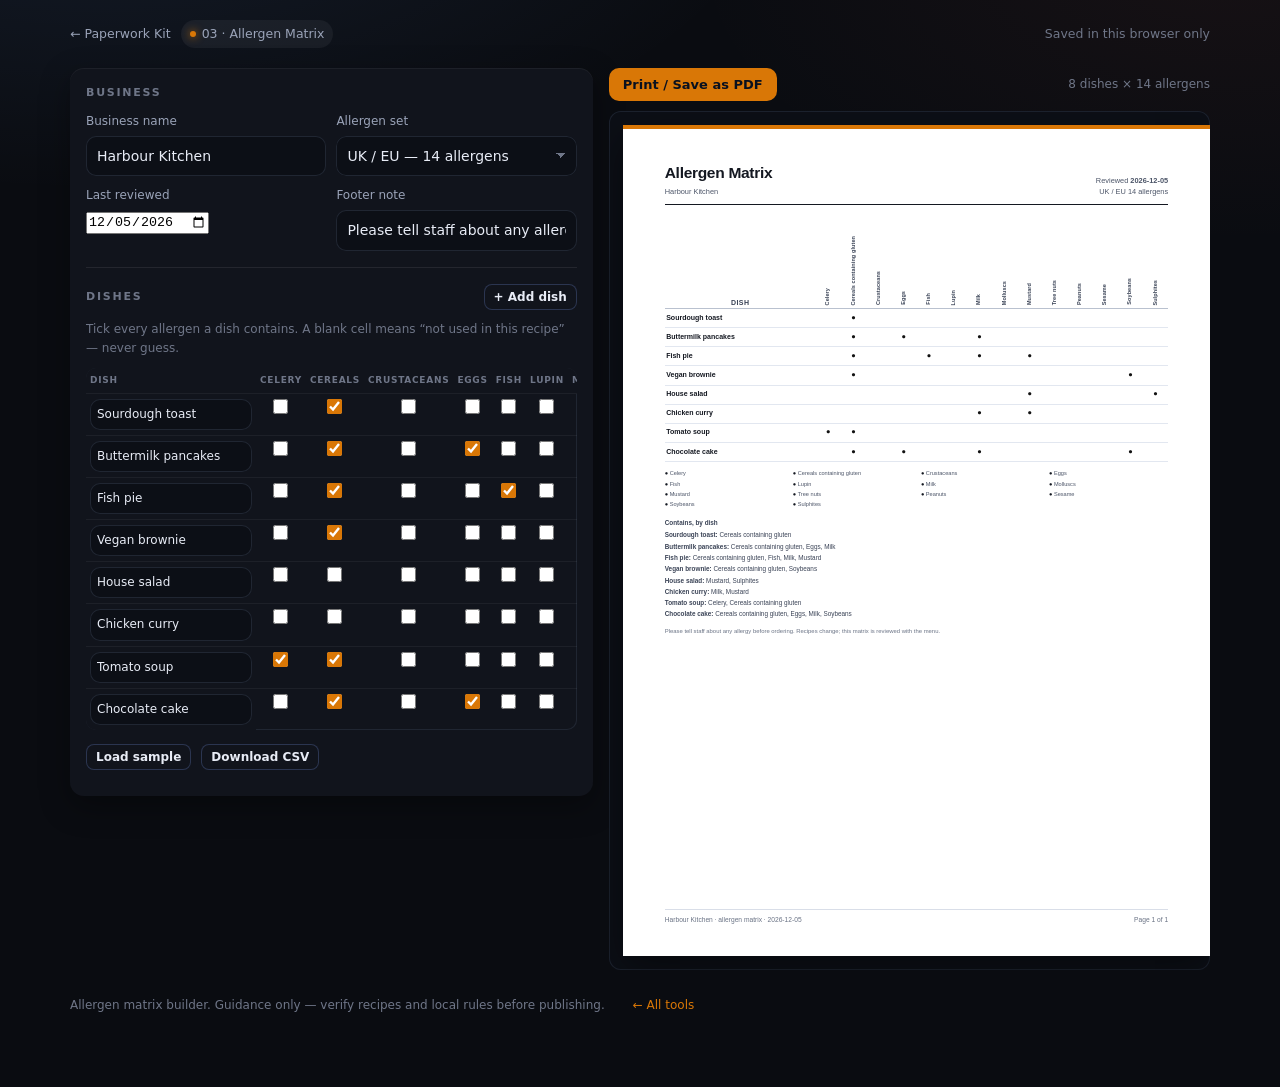
<file: allergen/index.html>
<!doctype html>
<html lang="en">
<head>
<meta charset="utf-8">
<meta name="viewport" content="width=device-width,initial-scale=1">
<title>Allergen Matrix Maker — UK/EU 14 and US 9, print-ready</title>
<meta name="description" content="Build a dish-by-dish allergen matrix for a café, bakery or food truck. UK/EU 14 allergens or US 9 majors, clear legend, contains summary, CSV export. No account, no upload.">
<link rel="icon" href="data:image/svg+xml,%3Csvg xmlns='http://www.w3.org/2000/svg' viewBox='0 0 64 64'%3E%3Crect width='64' height='64' rx='15' fill='%23121624'/%3E%3Cpath d='M18 14h20l8 8v28H18z' fill='%23fff'/%3E%3Cpath d='M38 14v8h8' fill='%232f6fed'/%3E%3Cpath d='M24 30h16M24 36h16M24 42h10' stroke='%232f6fed' stroke-width='2.4' stroke-linecap='round'/%3E%3C/svg%3E">
<link rel="stylesheet" href="../assets/base.css">
<link rel="stylesheet" href="../assets/kit.css">
<style>
:root{--a:#d97706}
.hd h1{font-size:30px}
.two{display:grid;grid-template-columns:1fr 1fr;gap:10px}
@media(max-width:620px){.two{grid-template-columns:1fr}}
.gridwrap{overflow:auto;border-radius:10px;box-shadow:inset 0 0 0 1px #202632}
.agrid{border-collapse:separate;border-spacing:0;font-size:11px;min-width:760px}
.agrid th,.agrid td{padding:5px 4px;border-bottom:1px solid rgba(255,255,255,.05);text-align:center}
.agrid th{position:sticky;top:0;background:#11141c;z-index:2;font-size:9px;color:var(--tx3);font-weight:600}
.agrid th.nm,.agrid td.nm{text-align:left;position:sticky;left:0;background:#11141c;z-index:3;min-width:170px}
.agrid input[type=text]{padding:6px 7px;font-size:12px}
.agrid input[type=checkbox]{width:15px;height:15px;accent-color:#d97706}
.agrid .del{border:0;background:transparent;color:var(--tx3);cursor:pointer;font-size:15px}
.agrid .del:hover{color:var(--bad)}
.toolbar{display:flex;gap:8px;flex-wrap:wrap;align-items:center;margin-bottom:10px}
.toolbar .sp{flex:1}
.paper-wrap{margin-top:4px}
.sheet .am-head{display:flex;justify-content:space-between;align-items:flex-end;border-bottom:2px solid var(--ink);padding-bottom:8px;gap:14px}
.sheet .am-title{font-size:21px;font-weight:700;letter-spacing:-.02em}
.sheet .am-sub{font-size:10px;color:var(--ink2);margin-top:3px}
.sheet .am-meta{font-size:10px;color:var(--ink2);text-align:right}
.sheet .am-table{margin-top:12px;table-layout:fixed}
.sheet .am-table th{padding:0;height:34mm;vertical-align:bottom;background:none;border-bottom:1.5px solid #b9c1cf;text-align:center}
.sheet .am-table th .v{writing-mode:vertical-rl;transform:rotate(180deg);font-size:7.4px;letter-spacing:.02em;text-transform:none;color:#3a4356;white-space:nowrap;margin:0 auto 4px}
.sheet .am-table td{text-align:center;padding:5px 2px;border-bottom:1px solid #e2e7f0;font-size:9px}
.sheet .am-table td.dish{text-align:left;font-weight:600;font-size:9.5px;width:30%}
.sheet .am-table .dot{font-size:10px;color:#111;font-weight:700}
.sheet .am-legend{display:grid;grid-template-columns:repeat(4,1fr);gap:3px 12px;margin-top:10px;font-size:7.6px;color:#4c5568}
.sheet .am-legend b{color:#141821}
.sheet .contains{margin-top:12px;font-size:8.6px;line-height:1.55;color:#3a4356}
.sheet .contains div{margin-bottom:2px}
.sheet .am-note{margin-top:10px;font-size:8px;color:#6a7385}



@media screen{.paper-wrap .sheet{zoom:.74}}
@media screen and (max-width:1250px){.paper-wrap .sheet{zoom:.64}}
@media screen and (max-width:900px){.paper-wrap .sheet{zoom:.5}}
@media print{.paper-wrap .sheet{zoom:1!important}}
</style>
</head>
<body>
<div class="wrap">
  <div class="top">
    <a href="../">← Paperwork Kit</a>
    <span class="tag"><i></i>03 · Allergen Matrix</span>
    <span class="sp"></span><span>Saved in this browser only</span>
  </div>

  <div class="grid">
    <section class="app card pad">
      <h2>Business</h2>
      <div class="two">
        <div><label class="f" for="biz">Business name</label><input type="text" id="biz" value="Harbour Kitchen"></div>
        <div><label class="f" for="region">Allergen set</label><select id="region"><option value="uk">UK / EU — 14 allergens</option><option value="us">US — 9 major allergens</option></select></div>
      </div>
      <div class="two" style="margin-top:10px">
        <div><label class="f" for="updated">Last reviewed</label><input type="date" id="updated"></div>
        <div><label class="f" for="note">Footer note</label><input type="text" id="note" value="Please tell staff about any allergy before ordering. Recipes change; this matrix is reviewed with the menu."></div>
      </div>

      <div style="border-top:1px solid var(--line);margin:16px 0"></div>
      <div class="row" style="justify-content:space-between">
        <h2 style="margin:0">Dishes</h2>
        <button class="btn ghost sm" id="addDish">+ Add dish</button>
      </div>
      <p class="note" style="margin:6px 0 10px">Tick every allergen a dish contains. A blank cell means “not used in this recipe” — never guess.</p>
      <div class="gridwrap"><table class="agrid" id="agrid"></table></div>

      <div class="row" style="margin-top:14px">
        <button class="btn ghost sm" id="reset">Load sample</button>
        <button class="btn ghost sm" id="csv">Download CSV</button>
        <span class="sp" style="flex:1"></span>
        <span class="note" id="hint"></span>
      </div>
    </section>

    <section>
      <div class="toolbar no-print">
        <button class="btn" id="print">Print / Save as PDF</button>
        <span class="sp"></span>
        <span class="note" id="countHint"></span>
      </div>
      <div class="paper-wrap">
        <div class="print-root">
          <article class="sheet" id="sheet">
            <div class="brandbar" style="background:#d97706"></div>
            <div class="am-head">
              <div><div class="am-title">Allergen Matrix</div><div class="am-sub" id="pvBiz">Harbour Kitchen</div></div>
              <div class="am-meta">Reviewed <b id="pvUpdated"></b><br><span id="pvRegion"></span></div>
            </div>
            <table class="am-table" id="pvTable"></table>
            <div class="am-legend" id="pvLegend"></div>
            <div class="contains" id="pvContains"></div>
            <div class="am-note" id="pvNote"></div>
            <div class="foot"><span id="pvFoot"></span><span class="sp"></span><span>Page 1 of 1</span></div>
          </article>
        </div>
      </div>
    </section>
  </div>

  <footer><span>Allergen matrix builder. Guidance only — verify recipes and local rules before publishing.</span><span class="sp"></span><a href="../">← All tools</a></footer>
</div>
<script src="../assets/base.js"></script>
<script>
(function () {
  "use strict";
  var T = window.T, $ = T.$;
  var KEY = "pk.allergen.v1";
  var SETS = {
    uk: [
      ["celery", "Celery"], ["gluten", "Cereals containing gluten"], ["crust", "Crustaceans"], ["egg", "Eggs"],
      ["fish", "Fish"], ["lupin", "Lupin"], ["milk", "Milk"], ["mollusc", "Molluscs"], ["mustard", "Mustard"],
      ["nuts", "Tree nuts"], ["peanut", "Peanuts"], ["sesame", "Sesame"], ["soy", "Soybeans"], ["sulphite", "Sulphites"]
    ],
    us: [
      ["milk", "Milk"], ["egg", "Eggs"], ["fish", "Fish"], ["crust", "Crustacean shellfish"],
      ["nuts", "Tree nuts"], ["peanut", "Peanuts"], ["wheat", "Wheat"], ["soy", "Soybeans"], ["sesame", "Sesame"]
    ]
  };
  function today() { var d = new Date(); return d.toISOString().slice(0, 10); }

  var SAMPLE = {
    biz: "Harbour Kitchen", region: "uk", updated: today(), note: "Please tell staff about any allergy before ordering. Recipes change; this matrix is reviewed with the menu.",
    dishes: [
      { name: "Sourdough toast", has: ["gluten"] },
      { name: "Buttermilk pancakes", has: ["gluten", "egg", "milk"] },
      { name: "Fish pie", has: ["fish", "milk", "gluten", "mustard"] },
      { name: "Vegan brownie", has: ["gluten", "soy"] },
      { name: "House salad", has: ["mustard", "sulphite"] },
      { name: "Chicken curry", has: ["milk", "mustard"] },
      { name: "Tomato soup", has: ["celery", "gluten"] },
      { name: "Chocolate cake", has: ["gluten", "egg", "milk", "soy"] }
    ]
  };
  var st = load();

  function clone(o) { return JSON.parse(JSON.stringify(o)); }
  function load() {
    try { var r = localStorage.getItem(KEY); if (r) { var s = JSON.parse(r); if (s && s.dishes) return s; } } catch (e) {}
    return clone(SAMPLE);
  }
  function save() { try { localStorage.setItem(KEY, JSON.stringify(st)); } catch (e) {} }

  function renderGrid() {
    var set = SETS[st.region], t = $("#agrid");
    var head = "<thead><tr><th class='nm'>Dish</th>";
    set.forEach(function (a) { head += "<th title='" + T.esc(a[1]) + "'>" + T.esc(a[1].split(" ")[0]) + "</th>"; });
    head += "<th></th></tr></thead>";
    var body = "<tbody>";
    st.dishes.forEach(function (d, i) {
      body += "<tr><td class='nm'><input type='text' data-i='" + i + "' data-k='name' value='" + T.esc(d.name) + "'></td>";
      set.forEach(function (a) {
        var on = d.has.indexOf(a[0]) >= 0;
        body += "<td><input type='checkbox' data-i='" + i + "' data-a='" + a[0] + "'" + (on ? " checked" : "") + "></td>";
      });
      body += "<td><button class='del' data-del='" + i + "' title='Remove dish'>×</button></td></tr>";
    });
    body += "</tbody>";
    t.innerHTML = head + body;
  }

  function renderSheet() {
    var set = SETS[st.region];
    $("#pvBiz").textContent = st.biz || "Allergen matrix";
    $("#pvUpdated").textContent = st.updated || "—";
    $("#pvRegion").textContent = st.region === "uk" ? "UK / EU 14 allergens" : "US 9 major allergens";
    var t = $("#pvTable");
    var head = "<thead><tr><th style='width:30%'>Dish</th>";
    set.forEach(function (a) { head += "<th><div class='v'>" + T.esc(a[1]) + "</div></th>"; });
    head += "</tr></thead><tbody>";
    var contains = [];
    st.dishes.forEach(function (d) {
      head += "<tr><td class='dish'>" + T.esc(d.name || "—") + "</td>";
      var names = [];
      set.forEach(function (a) {
        var on = d.has.indexOf(a[0]) >= 0;
        head += "<td>" + (on ? "<span class='dot'>●</span>" : "") + "</td>";
        if (on) names.push(a[1]);
      });
      head += "</tr>";
      contains.push("<div><b>" + T.esc(d.name || "—") + ":</b> " + (names.length ? T.esc(names.join(", ")) : "no declared allergens in this set") + "</div>");
    });
    head += "</tbody>";
    t.innerHTML = head;
    var lg = "";
    set.forEach(function (a) { lg += "<div><b>●</b> " + T.esc(a[1]) + "</div>"; });
    $("#pvLegend").innerHTML = lg;
    $("#pvContains").innerHTML = "<div style='font-weight:700;margin-bottom:4px'>Contains, by dish</div>" + contains.join("");
    $("#pvNote").textContent = st.note || "";
    $("#pvFoot").textContent = (st.biz || "") + " · allergen matrix · " + (st.updated || "");
    $("#countHint").textContent = st.dishes.length + " dishes × " + set.length + " allergens";
    document.title = "Allergen Matrix — " + (st.biz || "");
  }

  function renderAll() { renderGrid(); renderSheet(); }

  function bind(id, key) {
    var el = document.getElementById(id);
    el.value = st[key] == null ? "" : st[key];
    el.addEventListener("input", function () { st[key] = el.value; save(); renderSheet(); });
    el.addEventListener("change", function () { st[key] = el.value; save(); renderSheet(); });
  }
  bind("biz", "biz"); bind("updated", "updated"); bind("note", "note");
  $("#region").value = st.region;
  $("#region").addEventListener("change", function (e) {
    st.region = e.target.value; save(); renderAll();
  });

  $("#agrid").addEventListener("input", function (e) {
    var el = e.target, i = el.getAttribute("data-i");
    if (i == null) return;
    if (el.getAttribute("data-k") === "name") st.dishes[+i].name = el.value;
    save(); renderSheet();
  });
  $("#agrid").addEventListener("change", function (e) {
    var el = e.target, i = el.getAttribute("data-i"), a = el.getAttribute("data-a");
    if (i == null || !a || el.type !== "checkbox") return;
    var d = st.dishes[+i], k = d.has.indexOf(a);
    if (el.checked && k < 0) d.has.push(a);
    if (!el.checked && k >= 0) d.has.splice(k, 1);
    save(); renderSheet();
  });
  $("#agrid").addEventListener("click", function (e) {
    var d = e.target.getAttribute("data-del");
    if (d == null) return;
    if (st.dishes.length <= 1) { T.toast("Keep at least one dish"); return; }
    st.dishes.splice(+d, 1); save(); renderAll();
  });
  $("#addDish").addEventListener("click", function () {
    st.dishes.push({ name: "New dish", has: [] }); save(); renderAll();
    var inputs = document.querySelectorAll("#agrid input[data-k='name']");
    if (inputs.length) { inputs[inputs.length - 1].focus(); inputs[inputs.length - 1].select(); }
  });
  $("#reset").addEventListener("click", function () {
    st = clone(SAMPLE); st.updated = today(); save();
    $("#biz").value = st.biz; $("#region").value = st.region; $("#updated").value = st.updated; $("#note").value = st.note;
    renderAll(); T.toast("Sample loaded");
  });
  $("#print").addEventListener("click", function () { window.print(); });
  $("#csv").addEventListener("click", function () {
    var set = SETS[st.region];
    var rows = [["dish"].concat(set.map(function (a) { return a[1]; }))];
    st.dishes.forEach(function (d) { rows.push([d.name].concat(set.map(function (a) { return d.has.indexOf(a[0]) >= 0 ? "1" : "0"; }))); });
    T.download("allergen-matrix.csv", rows.map(function (r) { return r.map(function (v) { return '"' + String(v).replace(/"/g, '""') + '"'; }).join(","); }).join("\r\n"), "text/csv;charset=utf-8");
  });

  renderAll();
})();
</script>
</body>
</html>
</file>
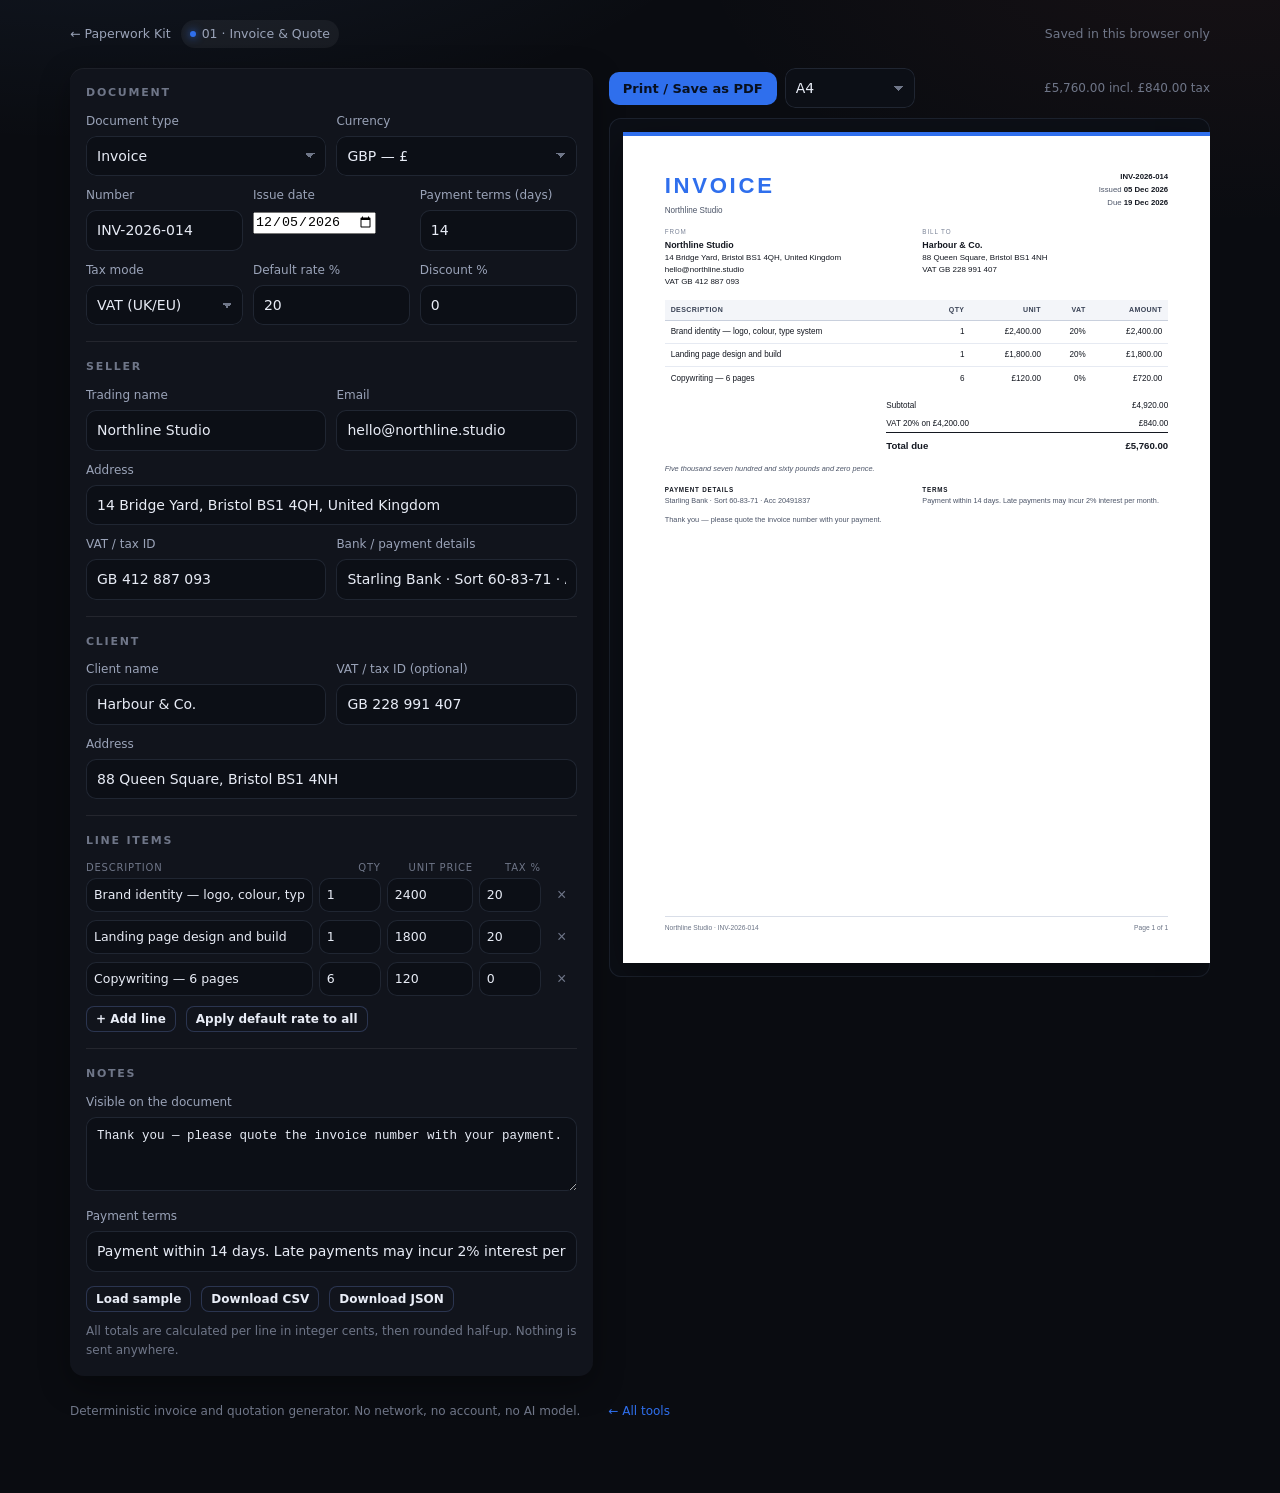
<file: invoice/index.html>
<!doctype html>
<html lang="en">
<head>
<meta charset="utf-8">
<meta name="viewport" content="width=device-width,initial-scale=1">
<title>Invoice &amp; Quote Maker — print-ready PDF, VAT and sales tax</title>
<meta name="description" content="Turn a job into a print-ready invoice or quotation. VAT, US sales tax or none, calculated per line. GBP, USD, EUR, AUD, CAD. A4 or US Letter. No account, no upload.">
<link rel="icon" href="data:image/svg+xml,%3Csvg xmlns='http://www.w3.org/2000/svg' viewBox='0 0 64 64'%3E%3Crect width='64' height='64' rx='15' fill='%23121624'/%3E%3Cpath d='M18 14h20l8 8v28H18z' fill='%23fff'/%3E%3Cpath d='M38 14v8h8' fill='%232f6fed'/%3E%3Cpath d='M24 30h16M24 36h16M24 42h10' stroke='%232f6fed' stroke-width='2.4' stroke-linecap='round'/%3E%3C/svg%3E">
<link rel="stylesheet" href="../assets/base.css">
<link rel="stylesheet" href="../assets/kit.css">
<style>
:root{--a:#2f6fed}
.app{min-width:0}
.hd h1{font-size:30px}
.two{display:grid;grid-template-columns:1fr 1fr;gap:10px}
.three{display:grid;grid-template-columns:1fr 1fr 1fr;gap:10px}
@media(max-width:620px){.two,.three{grid-template-columns:1fr}}
.items{display:flex;flex-direction:column;gap:8px}
.item{display:grid;grid-template-columns:minmax(0,1fr) 62px 86px 62px 30px;gap:6px;align-items:center}
.item input{padding:7px 8px;font-size:12.5px}
.item .x{border:0;background:transparent;color:var(--tx3);font-size:16px;cursor:pointer;line-height:1}
.item .x:hover{color:var(--bad)}
.itemhead{display:grid;grid-template-columns:minmax(0,1fr) 62px 86px 62px 30px;gap:6px;font-size:10px;letter-spacing:.08em;text-transform:uppercase;color:var(--tx3);margin-bottom:2px}
.itemhead span:nth-child(2),.itemhead span:nth-child(3),.itemhead span:nth-child(4){text-align:right}
.toolbar{display:flex;gap:8px;flex-wrap:wrap;align-items:center;margin-bottom:10px}
.toolbar .sp{flex:1}
.paper-wrap{margin-top:4px}


.sheet .inv-head{display:flex;justify-content:space-between;gap:18px;align-items:flex-start}
.sheet .kind{font-size:30px;letter-spacing:.12em;font-weight:800;color:var(--brand)}
.sheet .meta{text-align:right;font-size:10.5px;color:var(--ink2);line-height:1.7}
.sheet .meta b{color:var(--ink)}
.sheet .parties{display:grid;grid-template-columns:1fr 1fr;gap:16px;margin:14px 0 16px}
.sheet .party{font-size:10.8px;line-height:1.5}
.sheet .party .lbl{font-size:8.5px;letter-spacing:.14em;text-transform:uppercase;color:#7c8598;margin-bottom:3px}
.sheet .party b{font-size:12px}
.sheet .words{font-size:10px;color:var(--ink2);margin-top:10px;font-style:italic}
.sheet .pay{display:grid;grid-template-columns:1fr 1fr;gap:16px;margin-top:14px;font-size:9.8px;color:var(--ink2)}
.sheet .pay b{display:block;color:var(--ink);font-size:8.5px;letter-spacing:.12em;text-transform:uppercase;margin-bottom:3px}
.sheet .items-table td:first-child{width:52%}

@media screen{.paper-wrap .sheet{zoom:.74}}
@media screen and (max-width:1250px){.paper-wrap .sheet{zoom:.64}}
@media screen and (max-width:900px){.paper-wrap .sheet{zoom:.5}}
@media print{.paper-wrap .sheet{zoom:1!important}}
</style>
</head>
<body>
<div class="wrap">
  <div class="top">
    <a href="../">← Paperwork Kit</a>
    <span class="tag"><i></i>01 · Invoice &amp; Quote</span>
    <span class="sp"></span>
    <span>Saved in this browser only</span>
  </div>

  <div class="grid">
    <section class="app card pad">
      <h2>Document</h2>
      <div class="two">
        <div><label class="f" for="kind">Document type</label><select id="kind"><option value="invoice">Invoice</option><option value="quote">Quotation</option></select></div>
        <div><label class="f" for="currency">Currency</label><select id="currency"><option value="GBP">GBP — £</option><option value="USD">USD — $</option><option value="EUR">EUR — €</option><option value="AUD">AUD — A$</option><option value="CAD">CAD — C$</option></select></div>
      </div>
      <div class="three" style="margin-top:10px">
        <div><label class="f" for="number">Number</label><input type="text" id="number" value="INV-2026-014"></div>
        <div><label class="f" for="issue">Issue date</label><input type="date" id="issue"></div>
        <div><label class="f" for="days">Payment terms (days)</label><input type="number" id="days" value="14" min="0" max="365"></div>
      </div>
      <div class="three" style="margin-top:10px">
        <div><label class="f" for="taxMode">Tax mode</label><select id="taxMode"><option value="vat">VAT (UK/EU)</option><option value="sales_tax">Sales tax (US)</option><option value="none">No tax</option></select></div>
        <div><label class="f" for="taxRate">Default rate %</label><input type="number" id="taxRate" value="20" min="0" max="100" step="0.01"></div>
        <div><label class="f" for="discount">Discount %</label><input type="number" id="discount" value="0" min="0" max="100" step="0.5"></div>
      </div>

      <div class="rule" style="border-top:1px solid var(--line);margin:16px 0"></div>
      <h2>Seller</h2>
      <div class="two">
        <div><label class="f" for="sName">Trading name</label><input type="text" id="sName"></div>
        <div><label class="f" for="sEmail">Email</label><input type="text" id="sEmail"></div>
      </div>
      <div style="margin-top:10px"><label class="f" for="sAddr">Address</label><input type="text" id="sAddr"></div>
      <div class="two" style="margin-top:10px">
        <div><label class="f" for="sTax">VAT / tax ID</label><input type="text" id="sTax"></div>
        <div><label class="f" for="sBank">Bank / payment details</label><input type="text" id="sBank"></div>
      </div>

      <div class="rule" style="border-top:1px solid var(--line);margin:16px 0"></div>
      <h2>Client</h2>
      <div class="two">
        <div><label class="f" for="cName">Client name</label><input type="text" id="cName"></div>
        <div><label class="f" for="cTax">VAT / tax ID (optional)</label><input type="text" id="cTax"></div>
      </div>
      <div style="margin-top:10px"><label class="f" for="cAddr">Address</label><input type="text" id="cAddr"></div>

      <div class="rule" style="border-top:1px solid var(--line);margin:16px 0"></div>
      <h2>Line items</h2>
      <div class="itemhead"><span>Description</span><span>Qty</span><span>Unit price</span><span>Tax %</span><span></span></div>
      <div class="items" id="items"></div>
      <div class="row" style="margin-top:10px">
        <button class="btn ghost sm" id="addItem">+ Add line</button>
        <button class="btn ghost sm" id="applyTax">Apply default rate to all</button>
      </div>

      <div class="rule" style="border-top:1px solid var(--line);margin:16px 0"></div>
      <h2>Notes</h2>
      <div><label class="f" for="notes">Visible on the document</label><textarea id="notes" style="min-height:74px"></textarea></div>
      <div style="margin-top:10px"><label class="f" for="terms">Payment terms</label><input type="text" id="terms"></div>

      <div class="row" style="margin-top:14px">
        <button class="btn ghost sm" id="reset">Load sample</button>
        <button class="btn ghost sm" id="csv">Download CSV</button>
        <button class="btn ghost sm" id="json">Download JSON</button>
      </div>
      <p class="note" style="margin-top:10px">All totals are calculated per line in integer cents, then rounded half-up. Nothing is sent anywhere.</p>
    </section>

    <section>
      <div class="toolbar no-print">
        <button class="btn" id="print">Print / Save as PDF</button>
        <select id="pageSize" style="max-width:130px"><option value="a4">A4</option><option value="letter">US Letter</option></select>
        <span class="sp"></span>
        <span class="note" id="totalHint"></span>
      </div>
      <div class="paper-wrap">
        <div class="print-root">
          <article class="sheet" id="sheet">
            <div class="brandbar"></div>
            <div class="inv-head">
              <div>
                <div class="kind" id="pvKind">INVOICE</div>
                <div style="font-size:11px;color:var(--ink2);margin-top:4px" id="pvSellerTop"></div>
              </div>
              <div class="meta">
                <div><b id="pvNumber"></b></div>
                <div>Issued <b id="pvIssue"></b></div>
                <div id="pvDueLine">Due <b id="pvDue"></b></div>
              </div>
            </div>
            <div class="parties">
              <div class="party">
                <div class="lbl">From</div>
                <b id="pvSeller"></b>
                <div id="pvSellerAddr"></div>
                <div id="pvSellerEmail"></div>
                <div id="pvSellerTax"></div>
              </div>
              <div class="party">
                <div class="lbl">Bill to</div>
                <b id="pvClient"></b>
                <div id="pvClientAddr"></div>
                <div id="pvClientTax"></div>
              </div>
            </div>
            <table class="items-table">
              <thead><tr><th>Description</th><th class="num">Qty</th><th class="num">Unit</th><th class="num" id="thTax">VAT</th><th class="num">Amount</th></tr></thead>
              <tbody id="pvItems"></tbody>
            </table>
            <table class="totals">
              <tr><td>Subtotal</td><td class="num" id="pvSubtotal"></td></tr>
              <tr id="pvDiscountRow"><td id="pvDiscountLabel">Discount</td><td class="num" id="pvDiscount"></td></tr>
              <tbody id="pvTaxRows"></tbody>
              <tr class="grand"><td>Total <span id="pvTotalLabel">due</span></td><td class="num" id="pvTotal"></td></tr>
            </table>
            <div class="words" id="pvWords"></div>
            <div class="pay">
              <div><b>Payment details</b><div id="pvBank"></div></div>
              <div><b>Terms</b><div id="pvTerms"></div></div>
            </div>
            <div id="pvNotes" style="margin-top:12px;font-size:10px;color:var(--ink2)"></div>
            <div class="foot"><span id="pvFootLeft"></span><span class="sp"></span><span>Page 1 of 1</span></div>
          </article>
        </div>
      </div>
    </section>
  </div>

  <footer><span>Deterministic invoice and quotation generator. No network, no account, no AI model.</span><span class="sp"></span><a href="../">← All tools</a></footer>
</div>
<script src="../assets/base.js"></script>
<script>
(function () {
  "use strict";
  var T = window.T, $ = T.$, $$ = T.$$;
  var KEY = "pk.invoice.v2";
  var CUR = { GBP: { s: "£", name: "pound", sub: "pence" }, USD: { s: "$", name: "dollar", sub: "cent" },
              EUR: { s: "€", name: "euro", sub: "cent" }, AUD: { s: "A$", name: "Australian dollar", sub: "cent" },
              CAD: { s: "C$", name: "Canadian dollar", sub: "cent" } };

  function todayISO() {
    var d = new Date(), m = String(d.getMonth() + 1).padStart(2, "0"), day = String(d.getDate()).padStart(2, "0");
    return d.getFullYear() + "-" + m + "-" + day;
  }
  function fmtDate(iso) {
    if (!iso) return "—";
    var p = iso.split("-");
    if (p.length !== 3) return iso;
    var d = new Date(Date.UTC(+p[0], +p[1] - 1, +p[2]));
    return d.toLocaleDateString("en-GB", { day: "2-digit", month: "short", year: "numeric", timeZone: "UTC" });
  }
  function addDays(iso, n) {
    var p = (iso || todayISO()).split("-");
    var d = new Date(Date.UTC(+p[0], +p[1] - 1, +p[2] + (+n || 0)));
    return d.toISOString().slice(0, 10);
  }
  function money(cents, cur) {
    var s = CUR[cur] ? CUR[cur].s : "$";
    var v = (Math.abs(cents) / 100).toLocaleString("en-US", { minimumFractionDigits: 2, maximumFractionDigits: 2 });
    return (cents < 0 ? "-" : "") + s + v;
  }
  function cents(n) { return Math.round((Number(n) || 0) * 100); }

  var ONES = ["", "one", "two", "three", "four", "five", "six", "seven", "eight", "nine", "ten", "eleven", "twelve", "thirteen", "fourteen", "fifteen", "sixteen", "seventeen", "eighteen", "nineteen"];
  var TENS = ["", "", "twenty", "thirty", "forty", "fifty", "sixty", "seventy", "eighty", "ninety"];
  function under1000(n) {
    var out = [];
    if (n >= 100) { out.push(ONES[Math.floor(n / 100)] + " hundred"); n %= 100; if (n) out.push("and"); }
    if (n < 20) { if (n) out.push(ONES[n]); }
    else { out.push(TENS[Math.floor(n / 10)] + (n % 10 ? "-" + ONES[n % 10] : "")); }
    return out.join(" ").replace(/\s+/g, " ").trim();
  }
  function intWords(n) {
    if (n === 0) return "zero";
    var scales = [[1e9, "billion"], [1e6, "million"], [1e3, "thousand"]], out = [];
    for (var i = 0; i < scales.length; i++) {
      var v = Math.floor(n / scales[i][0]);
      if (v) { out.push(under1000(v) + " " + scales[i][1]); n %= scales[i][0]; }
    }
    if (n) out.push(under1000(n));
    return out.join(" ");
  }
  function words(centsTotal, cur) {
    var c = CUR[cur] || CUR.USD;
    var whole = Math.floor(Math.abs(centsTotal) / 100), frac = Math.abs(centsTotal) % 100;
    var unit = whole === 1 ? c.name : c.name + "s";
    var out = intWords(whole) + " " + unit;
    out += frac ? " and " + intWords(frac) + " " + c.sub : " and zero " + c.sub;
    return out.charAt(0).toUpperCase() + out.slice(1);
  }

  var SAMPLE = {
    kind: "invoice", currency: "GBP", number: "INV-2026-014", issue: todayISO(), days: 14,
    taxMode: "vat", taxRate: 20, discount: 0,
    seller: { name: "Northline Studio", email: "hello@northline.studio", addr: "14 Bridge Yard, Bristol BS1 4QH, United Kingdom", tax: "GB 412 887 093", bank: "Starling Bank · Sort 60-83-71 · Acc 20491837" },
    client: { name: "Harbour & Co.", addr: "88 Queen Square, Bristol BS1 4NH", tax: "GB 228 991 407" },
    items: [
      { desc: "Brand identity — logo, colour, type system", qty: 1, price: 2400, rate: 20 },
      { desc: "Landing page design and build", qty: 1, price: 1800, rate: 20 },
      { desc: "Copywriting — 6 pages", qty: 6, price: 120, rate: 0 }
    ],
    notes: "Thank you — please quote the invoice number with your payment.",
    terms: "Payment within 14 days. Late payments may incur 2% interest per month."
  };

  var state = load();

  function clone(o) { return JSON.parse(JSON.stringify(o)); }
  function load() {
    try {
      var raw = localStorage.getItem(KEY);
      if (raw) { var s = JSON.parse(raw); if (s && s.items) return s; }
    } catch (e) {}
    return clone(SAMPLE);
  }
  function save() { try { localStorage.setItem(KEY, JSON.stringify(state)); } catch (e) {} }

  function bind(id, obj, key) {
    var el = document.getElementById(id);
    el.value = obj[key] == null ? "" : obj[key];
    el.addEventListener("input", function () {
      obj[key] = el.type === "number" ? Number(el.value) : el.value;
      save(); render();
    });
  }

  function renderItems() {
    var box = $("#items");
    box.innerHTML = "";
    state.items.forEach(function (it, i) {
      var row = document.createElement("div");
      row.className = "item";
      row.innerHTML =
        '<input type="text" data-i="' + i + '" data-k="desc" value="' + T.esc(it.desc) + '" placeholder="Description">' +
        '<input type="number" data-i="' + i + '" data-k="qty" value="' + it.qty + '" min="0" step="0.25">' +
        '<input type="number" data-i="' + i + '" data-k="price" value="' + it.price + '" min="0" step="0.01">' +
        '<input type="number" data-i="' + i + '" data-k="rate" value="' + it.rate + '" min="0" max="100" step="0.01">' +
        '<button class="x" data-del="' + i + '" title="Remove line">×</button>';
      box.appendChild(row);
    });
  }

  function calc() {
    var subC = 0, netC = 0, rows = [], taxMap = {};
    state.items.forEach(function (it) {
      var g = cents((Number(it.qty) || 0) * (Number(it.price) || 0));
      var n = Math.round(g * (100 - (Number(state.discount) || 0)) / 100);
      var rate = state.taxMode === "none" ? 0 : (Number(it.rate) || 0);
      var tax = Math.round(n * rate / 100);
      subC += g; netC += n;
      rows.push({ it: it, gross: g, net: n, rate: rate, tax: tax });
      if (rate > 0) {
        if (!taxMap[rate]) taxMap[rate] = { base: 0, tax: 0 };
        taxMap[rate].base += n; taxMap[rate].tax += tax;
      }
    });
    var discC = subC - netC, taxC = 0;
    Object.keys(taxMap).forEach(function (r) { taxC += taxMap[r].tax; });
    return { subC: subC, netC: netC, discC: discC, taxC: taxC, totalC: netC + taxC, rows: rows, taxMap: taxMap };
  }

  function render() {
    var c = calc(), cur = state.currency, C = CUR[cur] || CUR.USD;
    var isQuote = state.kind === "quote";
    $("#pvKind").textContent = isQuote ? "QUOTATION" : "INVOICE";
    $("#pvNumber").textContent = state.number || (isQuote ? "QUO-0001" : "INV-0001");
    $("#pvIssue").textContent = fmtDate(state.issue);
    $("#pvDueLine").innerHTML = (isQuote ? "Valid until <b>" : "Due <b>") + fmtDate(addDays(state.issue, isQuote ? 30 : state.days)) + "</b>";
    $("#pvSellerTop").textContent = state.seller.name || "";
    $("#pvSeller").textContent = state.seller.name || "Your business";
    $("#pvSellerAddr").textContent = state.seller.addr || "";
    $("#pvSellerEmail").textContent = state.seller.email || "";
    $("#pvSellerTax").textContent = state.seller.tax ? (state.taxMode === "vat" ? "VAT " : "Tax ID ") + state.seller.tax : "";
    $("#pvClient").textContent = state.client.name || "Client";
    $("#pvClientAddr").textContent = state.client.addr || "";
    $("#pvClientTax").textContent = state.client.tax ? (state.taxMode === "vat" ? "VAT " : "Tax ID ") + state.client.tax : "";
    $("#thTax").textContent = state.taxMode === "vat" ? "VAT" : state.taxMode === "sales_tax" ? "Sales tax" : "Tax";

    var tb = $("#pvItems"); tb.innerHTML = "";
    c.rows.forEach(function (r) {
      var tr = document.createElement("tr");
      tr.innerHTML = '<td>' + T.esc(r.it.desc || "—") + '</td>' +
        '<td class="num">' + (Number(r.it.qty) || 0) + '</td>' +
        '<td class="num">' + money(cents(r.it.price), cur) + '</td>' +
        '<td class="num">' + (state.taxMode === "none" ? "—" : (Number(r.it.rate) || 0) + "%") + '</td>' +
        '<td class="num">' + money(r.gross, cur) + '</td>';
      tb.appendChild(tr);
    });

    $("#pvSubtotal").textContent = money(c.subC, cur);
    var dRow = $("#pvDiscountRow");
    if (c.discC > 0) { dRow.style.display = ""; $("#pvDiscountLabel").textContent = "Discount (" + (Number(state.discount) || 0) + "%)"; $("#pvDiscount").textContent = "−" + money(c.discC, cur); }
    else dRow.style.display = "none";

    var trs = $("#pvTaxRows"); trs.innerHTML = "";
    Object.keys(c.taxMap).sort(function (a, b) { return Number(a) - Number(b); }).forEach(function (r) {
      var label = state.taxMode === "vat" ? "VAT" : "Sales tax";
      var tr = document.createElement("tr");
      tr.innerHTML = '<td>' + label + ' ' + r + '% on ' + money(c.taxMap[r].base, cur) + '</td><td class="num">' + money(c.taxMap[r].tax, cur) + '</td>';
      trs.appendChild(tr);
    });
    $("#pvTotalLabel").textContent = isQuote ? "quoted" : "due";
    $("#pvTotal").textContent = money(c.totalC, cur);
    $("#pvWords").textContent = words(c.totalC, cur) + ".";
    $("#pvBank").textContent = state.seller.bank || "—";
    $("#pvTerms").textContent = state.terms || (isQuote ? "Quotation valid for 30 days." : "Payment within " + state.days + " days.");
    $("#pvNotes").textContent = state.notes || "";
    $("#pvFootLeft").textContent = (state.seller.name || "Paperwork Kit") + " · " + (state.number || "");
    $("#totalHint").textContent = money(c.totalC, cur) + (state.taxMode === "none" ? "" : " incl. " + money(c.taxC, cur) + " tax");
    document.title = (isQuote ? "Quotation " : "Invoice ") + (state.number || "") + " — " + money(c.totalC, cur);
  }

  function attach() {
    bind("kind", state, "kind");
    bind("currency", state, "currency");
    bind("number", state, "number");
    bind("issue", state, "issue");
    bind("days", state, "days");
    bind("taxMode", state, "taxMode");
    bind("taxRate", state, "taxRate");
    bind("discount", state, "discount");
    bind("terms", state, "terms");
    bind("notes", state, "notes");
    bind("sName", state.seller, "name");
    bind("sEmail", state.seller, "email");
    bind("sAddr", state.seller, "addr");
    bind("sTax", state.seller, "tax");
    bind("sBank", state.seller, "bank");
    bind("cName", state.client, "name");
    bind("cAddr", state.client, "addr");
    bind("cTax", state.client, "tax");
  }

  $("#items").addEventListener("input", function (e) {
    var el = e.target, i = el.getAttribute("data-i"), k = el.getAttribute("data-k");
    if (i == null || !k) return;
    state.items[+i][k] = el.type === "number" ? Number(el.value) : el.value;
    save(); render();
  });
  $("#items").addEventListener("click", function (e) {
    var d = e.target.getAttribute("data-del");
    if (d == null) return;
    if (state.items.length <= 1) { T.toast("Keep at least one line"); return; }
    state.items.splice(+d, 1); save(); renderItems(); render();
  });
  $("#addItem").addEventListener("click", function () {
    state.items.push({ desc: "", qty: 1, price: 0, rate: state.taxMode === "none" ? 0 : Number(state.taxRate) || 0 });
    save(); renderItems(); render();
  });
  $("#applyTax").addEventListener("click", function () {
    var r = state.taxMode === "none" ? 0 : Number(state.taxRate) || 0;
    state.items.forEach(function (it) { it.rate = r; });
    save(); renderItems(); render(); T.toast("Applied " + r + "% to all lines");
  });
  $("#reset").addEventListener("click", function () {
    state = clone(SAMPLE); state.issue = todayISO(); save();
    attach(); renderItems(); render(); T.toast("Sample loaded");
  });
  $("#print").addEventListener("click", function () { window.print(); });
  $("#pageSize").addEventListener("change", function (e) {
    var letter = e.target.value === "letter";
    $("#sheet").classList.toggle("letter", letter);
    var st = document.getElementById("pageStyle");
    if (!st) { st = document.createElement("style"); st.id = "pageStyle"; document.head.appendChild(st); }
    st.textContent = "@page{size:" + (letter ? "letter" : "A4") + "}";
  });
  $("#csv").addEventListener("click", function () {
    var c = calc();
    var rows = [["number", "issued", "due", "client", "currency", "subtotal", "tax", "total"],
      [state.number, state.issue, addDays(state.issue, state.days), state.client.name, state.currency, (c.subC / 100).toFixed(2), (c.taxC / 100).toFixed(2), (c.totalC / 100).toFixed(2)]];
    T.download((state.number || "invoice") + ".csv", rows.map(function (r) { return r.map(function (v) { return '"' + String(v == null ? "" : v).replace(/"/g, '""') + '"'; }).join(","); }).join("\r\n"), "text/csv;charset=utf-8");
  });
  $("#json").addEventListener("click", function () {
    T.download((state.number || "invoice") + ".json", JSON.stringify(state, null, 2), "application/json");
  });

  attach();
  renderItems();
  render();
  if (!$("#issue").value) { $("#issue").value = todayISO(); state.issue = $("#issue").value; save(); render(); }
})();
</script>
</body>
</html>
</file>
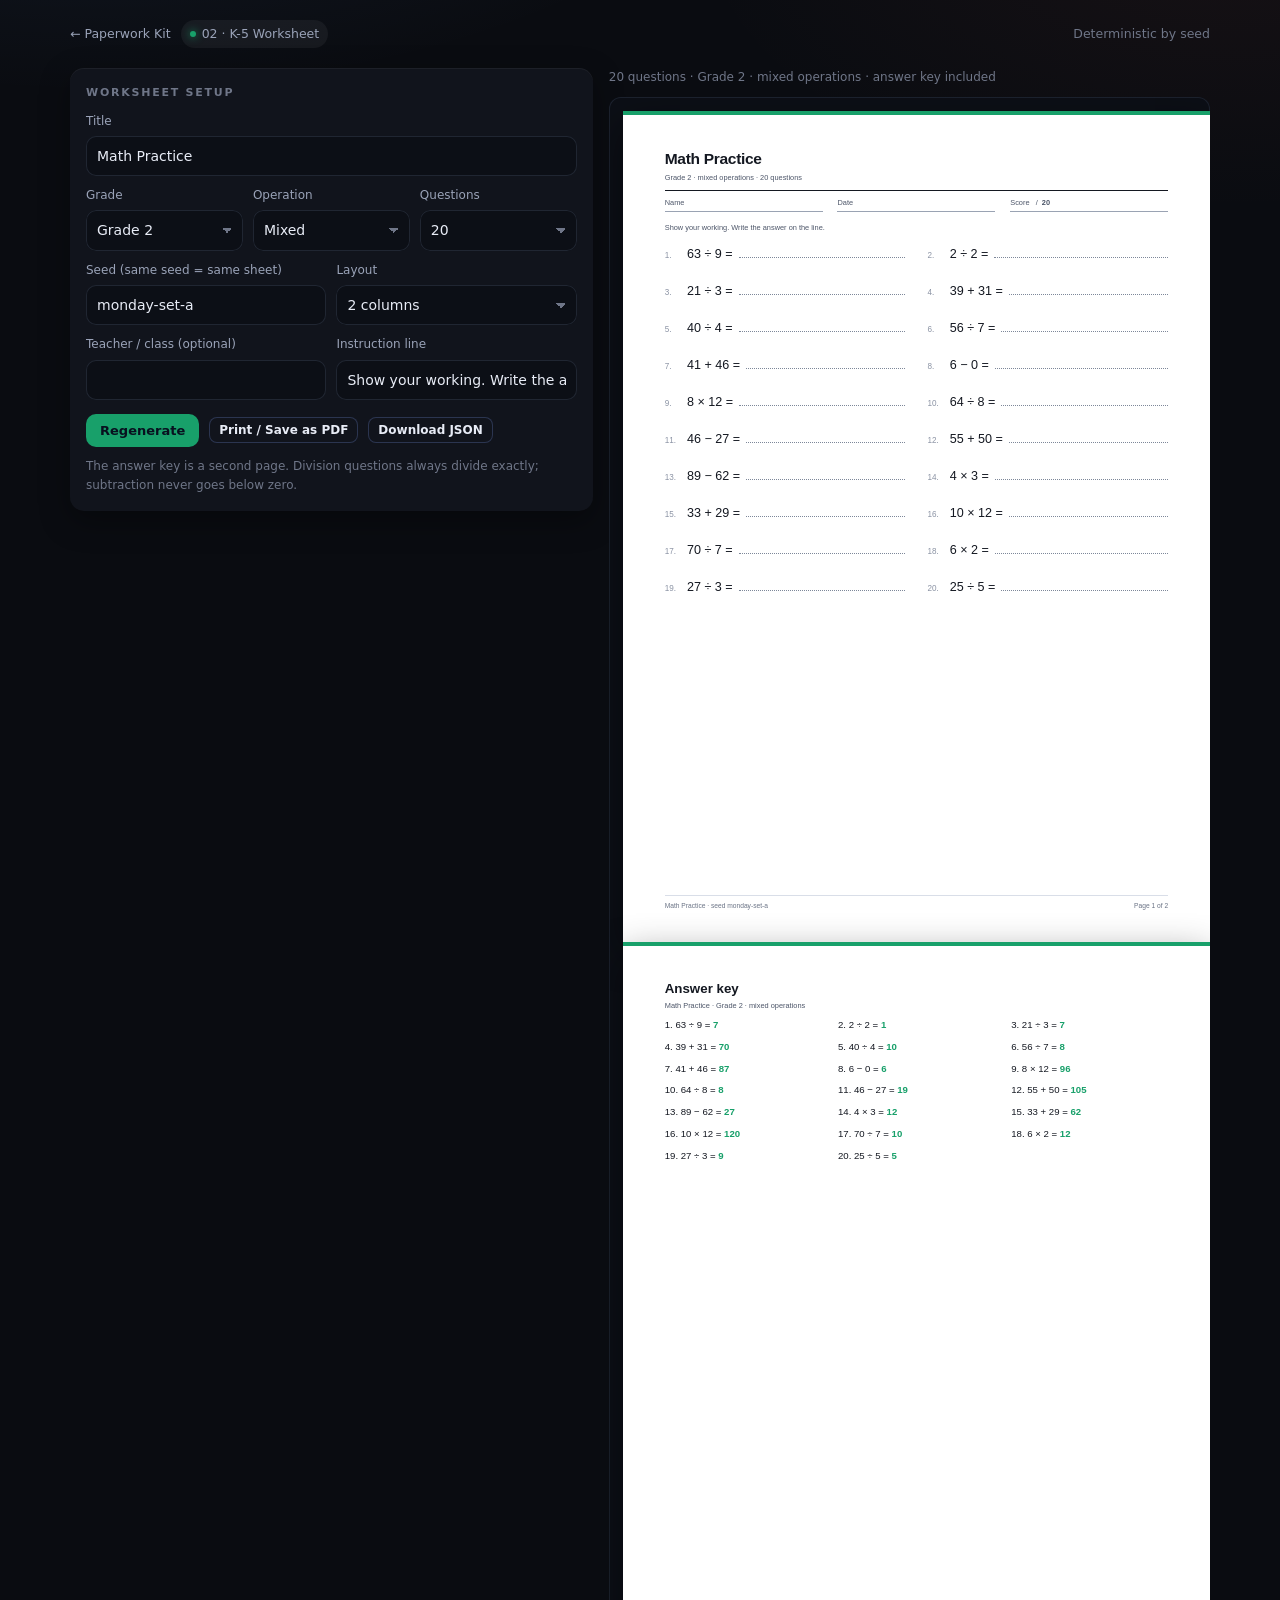
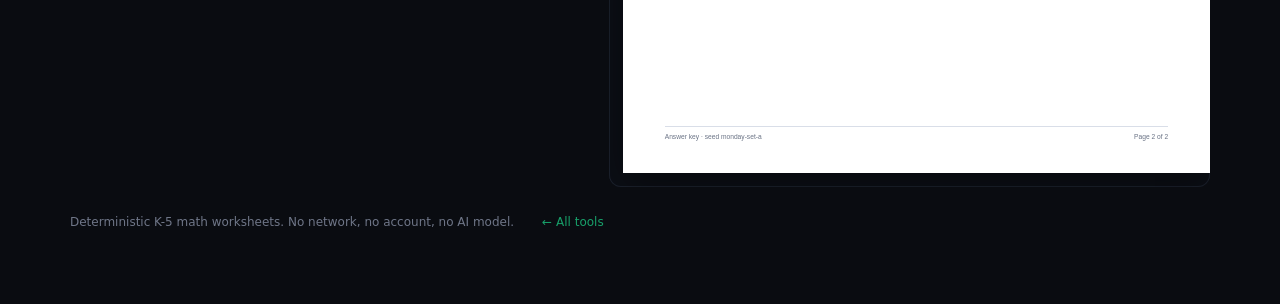
<file: worksheet/index.html>
<!doctype html>
<html lang="en">
<head>
<meta charset="utf-8">
<meta name="viewport" content="width=device-width,initial-scale=1">
<title>K-5 Worksheet Maker — printable math practice with answer key</title>
<meta name="description" content="Pick a grade, operation and count. Generate a printable K-5 math worksheet and a matching answer key. Same seed, same sheet. No account, no upload.">
<link rel="icon" href="data:image/svg+xml,%3Csvg xmlns='http://www.w3.org/2000/svg' viewBox='0 0 64 64'%3E%3Crect width='64' height='64' rx='15' fill='%23121624'/%3E%3Cpath d='M18 14h20l8 8v28H18z' fill='%23fff'/%3E%3Cpath d='M38 14v8h8' fill='%232f6fed'/%3E%3Cpath d='M24 30h16M24 36h16M24 42h10' stroke='%232f6fed' stroke-width='2.4' stroke-linecap='round'/%3E%3C/svg%3E">
<link rel="stylesheet" href="../assets/base.css">
<link rel="stylesheet" href="../assets/kit.css">
<style>
:root{--a:#18a06a}
.hd h1{font-size:30px}
.two{display:grid;grid-template-columns:1fr 1fr;gap:10px}
.three{display:grid;grid-template-columns:1fr 1fr 1fr;gap:10px}
@media(max-width:620px){.two,.three{grid-template-columns:1fr}}
.toolbar{display:flex;gap:8px;flex-wrap:wrap;align-items:center;margin-bottom:10px}
.toolbar .sp{flex:1}
.paper-wrap{margin-top:4px}
.sheet .ws-head{display:flex;justify-content:space-between;align-items:flex-end;gap:16px;border-bottom:2px solid var(--ink);padding-bottom:8px}
.sheet .ws-title{font-size:21px;font-weight:700;letter-spacing:-.02em}
.sheet .ws-sub{font-size:10px;color:var(--ink2);margin-top:3px}
.sheet .namebar{display:flex;gap:20px;font-size:10px;color:var(--ink2);margin:10px 0 14px}
.sheet .namebar span{flex:1;border-bottom:1px solid #9aa3b3;padding-bottom:3px}
.sheet .probs{display:grid;grid-template-columns:1fr 1fr;gap:20px 30px;margin-top:6px}
.sheet .prob{display:flex;align-items:baseline;gap:8px;font:17px/1.5 "Segoe UI",Arial,sans-serif;font-variant-numeric:tabular-nums}
.sheet .prob .n{width:22px;color:#8b93a4;font-size:11px}
.sheet .prob .q{white-space:nowrap}
.sheet .prob .line{flex:1;border-bottom:1.5px dotted #7d8799;min-width:36px;height:22px}
.sheet .keygrid{display:grid;grid-template-columns:repeat(3,1fr);gap:10px 22px;margin-top:8px}
.sheet .key{font:13px/1.5 "Segoe UI",Arial,sans-serif;font-variant-numeric:tabular-nums}
.sheet .key b{color:#18a06a}
.sheet .ans-title{font-size:18px;font-weight:700;margin-bottom:4px}



@media screen{.paper-wrap .sheet{zoom:.74}}
@media screen and (max-width:1250px){.paper-wrap .sheet{zoom:.64}}
@media screen and (max-width:900px){.paper-wrap .sheet{zoom:.5}}
@media print{.paper-wrap .sheet{zoom:1!important}}
</style>
</head>
<body>
<div class="wrap">
  <div class="top">
    <a href="../">← Paperwork Kit</a>
    <span class="tag"><i></i>02 · K-5 Worksheet</span>
    <span class="sp"></span><span>Deterministic by seed</span>
  </div>

  <div class="grid">
    <section class="app card pad">
      <h2>Worksheet setup</h2>
      <div><label class="f" for="title">Title</label><input type="text" id="title" value="Math Practice"></div>
      <div class="three" style="margin-top:10px">
        <div><label class="f" for="grade">Grade</label><select id="grade"><option value="K">Kindergarten</option><option value="1">Grade 1</option><option value="2">Grade 2</option><option value="3">Grade 3</option><option value="4">Grade 4</option><option value="5">Grade 5</option></select></div>
        <div><label class="f" for="op">Operation</label><select id="op"><option value="add">Addition</option><option value="sub">Subtraction</option><option value="mul">Multiplication</option><option value="div">Division</option><option value="mixed">Mixed</option></select></div>
        <div><label class="f" for="count">Questions</label><select id="count"><option>12</option><option selected>20</option><option>24</option><option>30</option></select></div>
      </div>
      <div class="two" style="margin-top:10px">
        <div><label class="f" for="seed">Seed (same seed = same sheet)</label><input type="text" id="seed" value="monday-set-a"></div>
        <div><label class="f" for="columns">Layout</label><select id="columns"><option value="2">2 columns</option><option value="1">1 column</option></select></div>
      </div>
      <div class="two" style="margin-top:10px">
        <div><label class="f" for="teacher">Teacher / class (optional)</label><input type="text" id="teacher" value=""></div>
        <div><label class="f" for="note">Instruction line</label><input type="text" id="note" value="Show your working. Write the answer on the line."></div>
      </div>
      <div class="row" style="margin-top:14px">
        <button class="btn" id="regen">Regenerate</button>
        <button class="btn ghost sm" id="print">Print / Save as PDF</button>
        <button class="btn ghost sm" id="json">Download JSON</button>
      </div>
      <p class="note" style="margin-top:10px">The answer key is a second page. Division questions always divide exactly; subtraction never goes below zero.</p>
    </section>

    <section>
      <div class="toolbar no-print"><span class="note" id="hint"></span></div>
      <div class="paper-wrap">
        <div class="print-root">
          <article class="sheet" id="sheet1">
            <div class="brandbar" style="background:#18a06a"></div>
            <div class="ws-head">
              <div><div class="ws-title" id="pvTitle">Math Practice</div><div class="ws-sub" id="pvSub"></div></div>
              <div style="font-size:10px;color:var(--ink2);text-align:right" id="pvTeacher"></div>
            </div>
            <div class="namebar"><span>Name</span><span>Date</span><span>Score &nbsp; / &nbsp;<b id="pvScore"></b></span></div>
            <div id="pvNote" style="font-size:10px;color:var(--ink2);margin-bottom:12px"></div>
            <div class="probs" id="pvProbs"></div>
            <div class="foot"><span id="pvFoot"></span><span class="sp"></span><span>Page 1 of 2</span></div>
          </article>
          <article class="sheet" id="sheet2">
            <div class="brandbar" style="background:#18a06a"></div>
            <div class="ans-title">Answer key</div>
            <div class="ws-sub" id="pvKeySub"></div>
            <div class="keygrid" id="pvKeys"></div>
            <div class="foot"><span id="pvFoot2"></span><span class="sp"></span><span>Page 2 of 2</span></div>
          </article>
        </div>
      </div>
    </section>
  </div>

  <footer><span>Deterministic K-5 math worksheets. No network, no account, no AI model.</span><span class="sp"></span><a href="../">← All tools</a></footer>
</div>
<script src="../assets/base.js"></script>
<script>
(function () {
  "use strict";
  var T = window.T, $ = T.$;
  var KEY = "pk.worksheet.v1";
  var cfg = load();

  function load() {
    try { var r = localStorage.getItem(KEY); if (r) return JSON.parse(r); } catch (e) {}
    return { title: "Math Practice", grade: "2", op: "mixed", count: 20, seed: "monday-set-a", columns: "2", teacher: "", note: "Show your working. Write the answer on the line." };
  }
  function save() { try { localStorage.setItem(KEY, JSON.stringify(cfg)); } catch (e) {} }

  function hash(str) {
    var h = 2166136261 >>> 0;
    for (var i = 0; i < str.length; i++) { h ^= str.charCodeAt(i); h = Math.imul(h, 16777619); }
    return h >>> 0;
  }
  function rng(seed) {
    var a = seed >>> 0;
    return function () {
      a |= 0; a = (a + 0x6D2B79F5) | 0;
      var t = Math.imul(a ^ (a >>> 15), 1 | a);
      t = (t + Math.imul(t ^ (t >>> 7), 61 | t)) ^ t;
      return ((t ^ (t >>> 14)) >>> 0) / 4294967296;
    };
  }
  function ri(r, min, max) { return min + Math.floor(r() * (max - min + 1)); }

  function makeProblem(r, grade, op) {
    var max = grade === "K" ? 10 : grade === "1" ? 20 : grade === "2" ? 100 : grade === "3" ? 999 : grade === "4" ? 9999 : 99999;
    var o = op === "mixed" ? ["add", "sub", "mul", "div"][ri(r, 0, 3)] : op;
    var a, b, ans;
    if (o === "add") {
      a = ri(r, 0, max); b = ri(r, 0, Math.max(1, Math.floor(max / 2))); ans = a + b;
    } else if (o === "sub") {
      a = ri(r, 1, max); b = ri(r, 0, a); ans = a - b;
    } else if (o === "mul") {
      var top = grade === "K" ? 5 : grade === "1" ? 5 : grade === "2" ? 10 : grade === "3" ? 12 : 20;
      a = ri(r, 1, top); b = ri(r, 1, grade === "K" || grade === "1" ? 5 : 12); ans = a * b;
    } else {
      var q = ri(r, 1, grade === "K" ? 5 : grade === "1" ? 7 : grade === "2" ? 10 : 12);
      b = ri(r, 2, grade === "K" ? 5 : grade === "2" ? 9 : 12);
      a = q * b; ans = q;
    }
    return { a: a, b: b, op: o, ans: ans };
  }

  function build() {
    var r = rng(hash(cfg.title + "|" + cfg.grade + "|" + cfg.op + "|" + cfg.seed + "|" + cfg.count));
    var out = [], seen = {};
    var guard = 0;
    while (out.length < Number(cfg.count) && guard++ < 5000) {
      var p = makeProblem(r, cfg.grade, cfg.op);
      var k = p.a + p.op + p.b;
      if (seen[k]) continue;
      seen[k] = 1; out.push(p);
    }
    return out;
  }

  function sym(op) { return op === "add" ? "+" : op === "sub" ? "−" : op === "mul" ? "×" : "÷"; }
  function label() {
    var g = { K: "Kindergarten", "1": "Grade 1", "2": "Grade 2", "3": "Grade 3", "4": "Grade 4", "5": "Grade 5" }[cfg.grade] || "Grade 2";
    var o = { add: "addition", sub: "subtraction", mul: "multiplication", div: "division", mixed: "mixed operations" }[cfg.op] || "practice";
    return g + " · " + o;
  }

  function render() {
    var probs = build(), cols = cfg.columns === "1" ? 1 : 2;
    $("#pvTitle").textContent = cfg.title || "Math Practice";
    $("#pvSub").textContent = label() + " · " + probs.length + " questions";
    $("#pvTeacher").textContent = cfg.teacher || "";
    $("#pvNote").textContent = cfg.note || "";
    $("#pvScore").textContent = probs.length;
    $("#pvFoot").textContent = (cfg.title || "Math Practice") + " · seed " + cfg.seed;
    $("#pvKeySub").textContent = (cfg.title || "Math Practice") + " · " + label();
    $("#pvFoot2").textContent = "Answer key · seed " + cfg.seed;

    var box = $("#pvProbs"); box.innerHTML = ""; box.style.gridTemplateColumns = "repeat(" + cols + ",1fr)";
    probs.forEach(function (p, i) {
      var d = document.createElement("div");
      d.className = "prob";
      d.innerHTML = '<span class="n">' + (i + 1) + '.</span><span class="q">' + p.a + " " + sym(p.op) + " " + p.b + " =</span><span class='line'></span>";
      box.appendChild(d);
    });

    var kb = $("#pvKeys"); kb.innerHTML = "";
    probs.forEach(function (p, i) {
      var d = document.createElement("div");
      d.className = "key";
      d.innerHTML = (i + 1) + ". " + p.a + " " + sym(p.op) + " " + p.b + " = <b>" + p.ans + "</b>";
      kb.appendChild(d);
    });

    $("#hint").textContent = probs.length + " questions · " + label() + " · answer key included";
    document.title = (cfg.title || "Math Practice") + " — " + label();
  }

  function bind(id, key) {
    var el = document.getElementById(id);
    el.value = cfg[key] == null ? "" : cfg[key];
    el.addEventListener("input", function () { cfg[key] = el.value; save(); render(); });
    el.addEventListener("change", function () { cfg[key] = el.value; save(); render(); });
  }

  ["title", "grade", "op", "count", "seed", "columns", "teacher", "note"].forEach(function (k) { bind(k, k); });
  $("#regen").addEventListener("click", function () {
    cfg.seed = "set-" + Math.random().toString(36).slice(2, 7);
    $("#seed").value = cfg.seed; save(); render(); T.toast("New sheet: " + cfg.seed);
  });
  $("#print").addEventListener("click", function () { window.print(); });
  $("#json").addEventListener("click", function () {
    T.download("worksheet-" + cfg.seed + ".json", JSON.stringify({ config: cfg, problems: build() }, null, 2), "application/json");
  });
  render();
})();
</script>
</body>
</html>
</file>
<file: assets/base.css>
:root{
  --bg:#0a0c11; --panel:#11141c; --panel2:#161b25; --line:rgba(255,255,255,.08);
  --tx:#e8ecf6; --tx2:#9aa3b8; --tx3:#6f7688;
  --a:#6ea8ff; --ok:#34d399; --warn:#fbbf24; --bad:#f87171;
  --r:14px; --mono:ui-monospace,SFMono-Regular,Consolas,monospace;
}
*{box-sizing:border-box;margin:0;padding:0}
html{-webkit-text-size-adjust:100%}
body{background:
  radial-gradient(1100px 520px at 8% -12%,rgba(110,168,255,.10),transparent 62%),
  radial-gradient(900px 480px at 96% -4%,rgba(226,98,74,.06),transparent 60%),
  var(--bg);
  color:var(--tx);font:14px/1.6 Inter,system-ui,-apple-system,"Segoe UI",sans-serif;min-height:100vh}
a{color:var(--a);text-decoration:none}
a:hover{text-decoration:underline}
.wrap{max-width:1180px;margin:0 auto;padding:20px 20px 72px}
.top{display:flex;align-items:center;gap:10px;flex-wrap:wrap;margin-bottom:20px;font-size:12.5px;color:var(--tx3)}
.top .sp{flex:1}
.top a{color:var(--tx2)}
.top .tag{display:inline-flex;align-items:center;gap:6px;padding:4px 9px;border-radius:999px;background:rgba(255,255,255,.05);color:var(--tx2)}
.top .tag i{width:6px;height:6px;border-radius:50%;background:var(--a);box-shadow:0 0 8px var(--a)}
.hd{margin-bottom:18px}
.hd h1{font-size:26px;letter-spacing:-.02em;line-height:1.15}
.hd p{color:var(--tx2);margin-top:6px;max-width:70ch}
.grid{display:grid;grid-template-columns:minmax(0,1fr) minmax(0,1.15fr);gap:16px;align-items:start}
.grid.even{grid-template-columns:1fr 1fr}
.grid>*{min-width:0}
@media(max-width:980px){.grid,.grid.even{grid-template-columns:1fr}}
.card{background:var(--panel);border-radius:var(--r);box-shadow:inset 0 1px 0 rgba(255,255,255,.05),0 10px 30px rgba(0,0,0,.35)}
.pad{padding:16px}
.card h2{font-size:11px;letter-spacing:.16em;text-transform:uppercase;color:var(--tx3);margin-bottom:10px;font-weight:600}
.card h3{font-size:15px;margin-bottom:6px}
.row{display:flex;align-items:center;gap:10px;margin-bottom:10px}
.row label{flex:0 0 auto;font-size:12.5px;color:var(--tx2);min-width:96px}
.row .grow{flex:1}
.stack>*+*{margin-top:12px}
label.f{display:block;font-size:12px;color:var(--tx2);margin-bottom:5px}
input[type=text],input[type=number],select,textarea{width:100%;border:0;border-radius:10px;padding:9px 11px;background:#0c0f16;color:var(--tx);
  font:inherit;box-shadow:inset 0 0 0 1px #202632;outline:0}
textarea{resize:vertical;min-height:120px;font:12.5px/1.6 var(--mono)}
input:focus,select:focus,textarea:focus{box-shadow:inset 0 0 0 1px var(--a),0 0 0 3px rgba(110,168,255,.15)}
select{appearance:none;background-image:linear-gradient(45deg,transparent 50%,var(--tx3) 50%),linear-gradient(135deg,var(--tx3) 50%,transparent 50%);
  background-position:calc(100% - 16px) 50%,calc(100% - 11px) 50%;background-size:5px 5px,5px 5px;background-repeat:no-repeat;padding-right:30px}
.btn{display:inline-flex;align-items:center;gap:8px;border:0;border-radius:10px;padding:9px 14px;background:var(--a);color:#08101f;
  font:600 13px Inter,system-ui,sans-serif;cursor:pointer;transition:filter .15s,transform .15s}
.btn:hover{filter:brightness(1.08)}
.btn:active{transform:translateY(1px)}
.btn.ghost{background:transparent;color:var(--tx);box-shadow:inset 0 0 0 1px #2b3550}
.btn.sm{padding:6px 10px;font-size:12px;border-radius:8px}
.btn:disabled{opacity:.45;cursor:not-allowed}
.chips{display:flex;flex-wrap:wrap;gap:6px}
.chip{border:0;border-radius:9px;padding:7px 10px;background:#1a1f2b;color:var(--tx2);font-size:12px;cursor:pointer}
.chip:hover{background:#232a38;color:var(--tx)}
.chip[aria-pressed="true"]{background:#2b3550;color:#fff;box-shadow:inset 0 0 0 1px rgba(110,168,255,.5)}
.note{font-size:12px;color:var(--tx3);line-height:1.6}
.note b{color:var(--tx2);font-weight:600}
.kpis{display:grid;grid-template-columns:repeat(auto-fit,minmax(110px,1fr));gap:8px}
.kpi{background:var(--panel2);border-radius:10px;padding:10px 12px}
.kpi span{display:block;font-size:10.5px;letter-spacing:.08em;text-transform:uppercase;color:var(--tx3)}
.kpi b{font-size:18px;font-variant-numeric:tabular-nums;letter-spacing:-.01em}
.kpi.good b{color:var(--ok)} .kpi.bad b{color:var(--bad)} .kpi.warn b{color:var(--warn)}
pre{background:#0c0f16;border-radius:10px;padding:12px;overflow:auto;max-height:420px;font:12px/1.65 var(--mono);color:#b9c4da;
  box-shadow:inset 0 0 0 1px #1c222e;white-space:pre-wrap;word-break:break-word}
table{width:100%;border-collapse:collapse;font-size:12.5px}
th{text-align:left;font-weight:600;color:var(--tx3);font-size:11px;letter-spacing:.08em;text-transform:uppercase;padding:6px 8px;border-bottom:1px solid var(--line)}
td{padding:7px 8px;border-bottom:1px solid rgba(255,255,255,.045);vertical-align:top}
tr:last-child td{border-bottom:0}
.num{text-align:right;font-variant-numeric:tabular-nums}
.pill{display:inline-block;padding:2px 7px;border-radius:999px;font-size:10.5px;background:rgba(255,255,255,.07);color:var(--tx2)}
.pill.ok{background:rgba(52,211,153,.14);color:#7ff0c8}
.pill.warn{background:rgba(251,191,36,.14);color:#ffd97a}
.pill.bad{background:rgba(248,113,113,.14);color:#ffa3a3}
.checks{display:grid;gap:6px}
.check{display:flex;gap:9px;align-items:flex-start;padding:8px 10px;border-radius:9px;background:var(--panel2)}
.check input[type=checkbox]{width:15px;height:15px;margin-top:3px;flex:0 0 auto;accent-color:var(--a)}
.check small{display:block;color:var(--tx3);font-size:11.5px;line-height:1.5}
.split{display:grid;grid-template-columns:1fr 1fr;gap:10px}
@media(max-width:620px){.split{grid-template-columns:1fr}}
.hr{height:1px;background:var(--line);margin:14px 0}
.toast{position:fixed;left:50%;bottom:24px;transform:translate(-50%,20px);opacity:0;pointer-events:none;
  background:#1b2230;color:var(--tx);padding:10px 16px;border-radius:10px;font-size:13px;
  box-shadow:0 12px 30px rgba(0,0,0,.5),inset 0 0 0 1px rgba(255,255,255,.08);transition:.22s;z-index:50}
.toast.on{opacity:1;transform:translate(-50%,0)}
canvas{width:100%;height:auto;display:block;border-radius:10px;background:#0c0f16;box-shadow:inset 0 0 0 1px #1c222e}
footer{margin-top:26px;color:var(--tx3);font-size:12px;display:flex;gap:14px;flex-wrap:wrap;align-items:center}
::selection{background:rgba(110,168,255,.3)}
:focus-visible{outline:2px solid var(--a);outline-offset:2px}
@media print{body{background:#fff;color:#000}.top,.btn,footer{display:none}.card{box-shadow:none;background:#fff}}

.buy{display:inline-flex;align-items:center;gap:8px;padding:9px 15px;border-radius:999px;
  background:linear-gradient(135deg,#8fc0ff,#6ea8ff 45%,#4f7fe0);color:#0a0c11;font-weight:700;
  font-size:12.5px;letter-spacing:-.01em;text-decoration:none;
  box-shadow:0 6px 20px rgba(110,168,255,.28),inset 0 1px 0 rgba(255,255,255,.35);transition:transform .15s,box-shadow .15s}
.buy:hover{text-decoration:none;transform:translateY(-1px);box-shadow:0 10px 26px rgba(110,168,255,.4),inset 0 1px 0 rgba(255,255,255,.4)}
</file>
<file: assets/kit.css>
/* Shared print-sheet system for the Paperwork Kit. */
:root{--paper:#fff;--ink:#141821;--ink2:#4c5568;--rule:#d9dee8;--brand:#2f6fed}
.sheet{
  background:var(--paper);color:var(--ink);width:210mm;min-height:297mm;margin:0 auto;
  padding:14mm 15mm;font:11.5px/1.45 "Segoe UI",Inter,Arial,sans-serif;
  box-shadow:0 18px 50px rgba(0,0,0,.45);position:relative;
}
.sheet.letter{width:216mm;min-height:279mm}
.sheet h1{font-size:24px;line-height:1.1;letter-spacing:-.02em;margin:0}
.sheet h2{font-size:14px;margin:0 0 6px}
.sheet p{margin:0 0 8px}
.sheet .muted{color:var(--ink2)}
.sheet .rule{border-top:1px solid var(--rule);margin:12px 0}
.sheet .brandbar{height:5px;background:var(--brand);margin:-14mm -15mm 12mm}
.sheet table{width:100%;border-collapse:collapse;font-size:11px}
.sheet th{background:#f3f5f9;color:#3a4356;font-size:9.5px;letter-spacing:.06em;text-transform:uppercase;text-align:left;padding:7px 8px;border-bottom:1.5px solid #c9d0dd}
.sheet td{padding:7px 8px;border-bottom:1px solid #e6eaf2;vertical-align:top}
.sheet .num{text-align:right;font-variant-numeric:tabular-nums;white-space:nowrap}
.sheet .totals{margin-left:auto;width:56%;margin-top:10px}
.sheet .totals td{border:0;padding:4px 0}
.sheet .totals tr.grand td{border-top:2px solid var(--ink);font-weight:700;font-size:13px;padding-top:8px}
.sheet .foot{position:absolute;left:15mm;right:15mm;bottom:11mm;border-top:1px solid var(--rule);padding-top:7px;font-size:9px;color:#6a7385;display:flex;gap:12px}
.sheet .foot .sp{flex:1}
.paper-wrap{background:#0c0f16;border-radius:12px;padding:14px;overflow:auto;box-shadow:inset 0 0 0 1px #1c222e}
.paper-wrap .sheet{transform-origin:top center}
.print-root{display:block}
@media(max-width:1120px){.paper-wrap .sheet{transform:scale(.86);margin-bottom:-40mm}}
@media(max-width:760px){.paper-wrap .sheet{transform:scale(.62);margin-bottom:-110mm}}
@media print{
  html,body{background:#fff!important}
  .app,.top,footer,.no-print{display:none!important}
  .print-root{display:block!important}
  .paper-wrap{background:none;padding:0;box-shadow:none;overflow:visible}
  .paper-wrap .sheet{transform:none!important;margin:0!important;box-shadow:none}
  .sheet{width:auto!important;min-height:0!important;padding:0!important;page-break-after:always}
  .sheet:last-child{page-break-after:auto}
  .sheet .brandbar{margin:0 0 10mm}
  .sheet .foot{position:static;margin-top:16px}
  @page{size:A4;margin:12mm}
}
</file>
